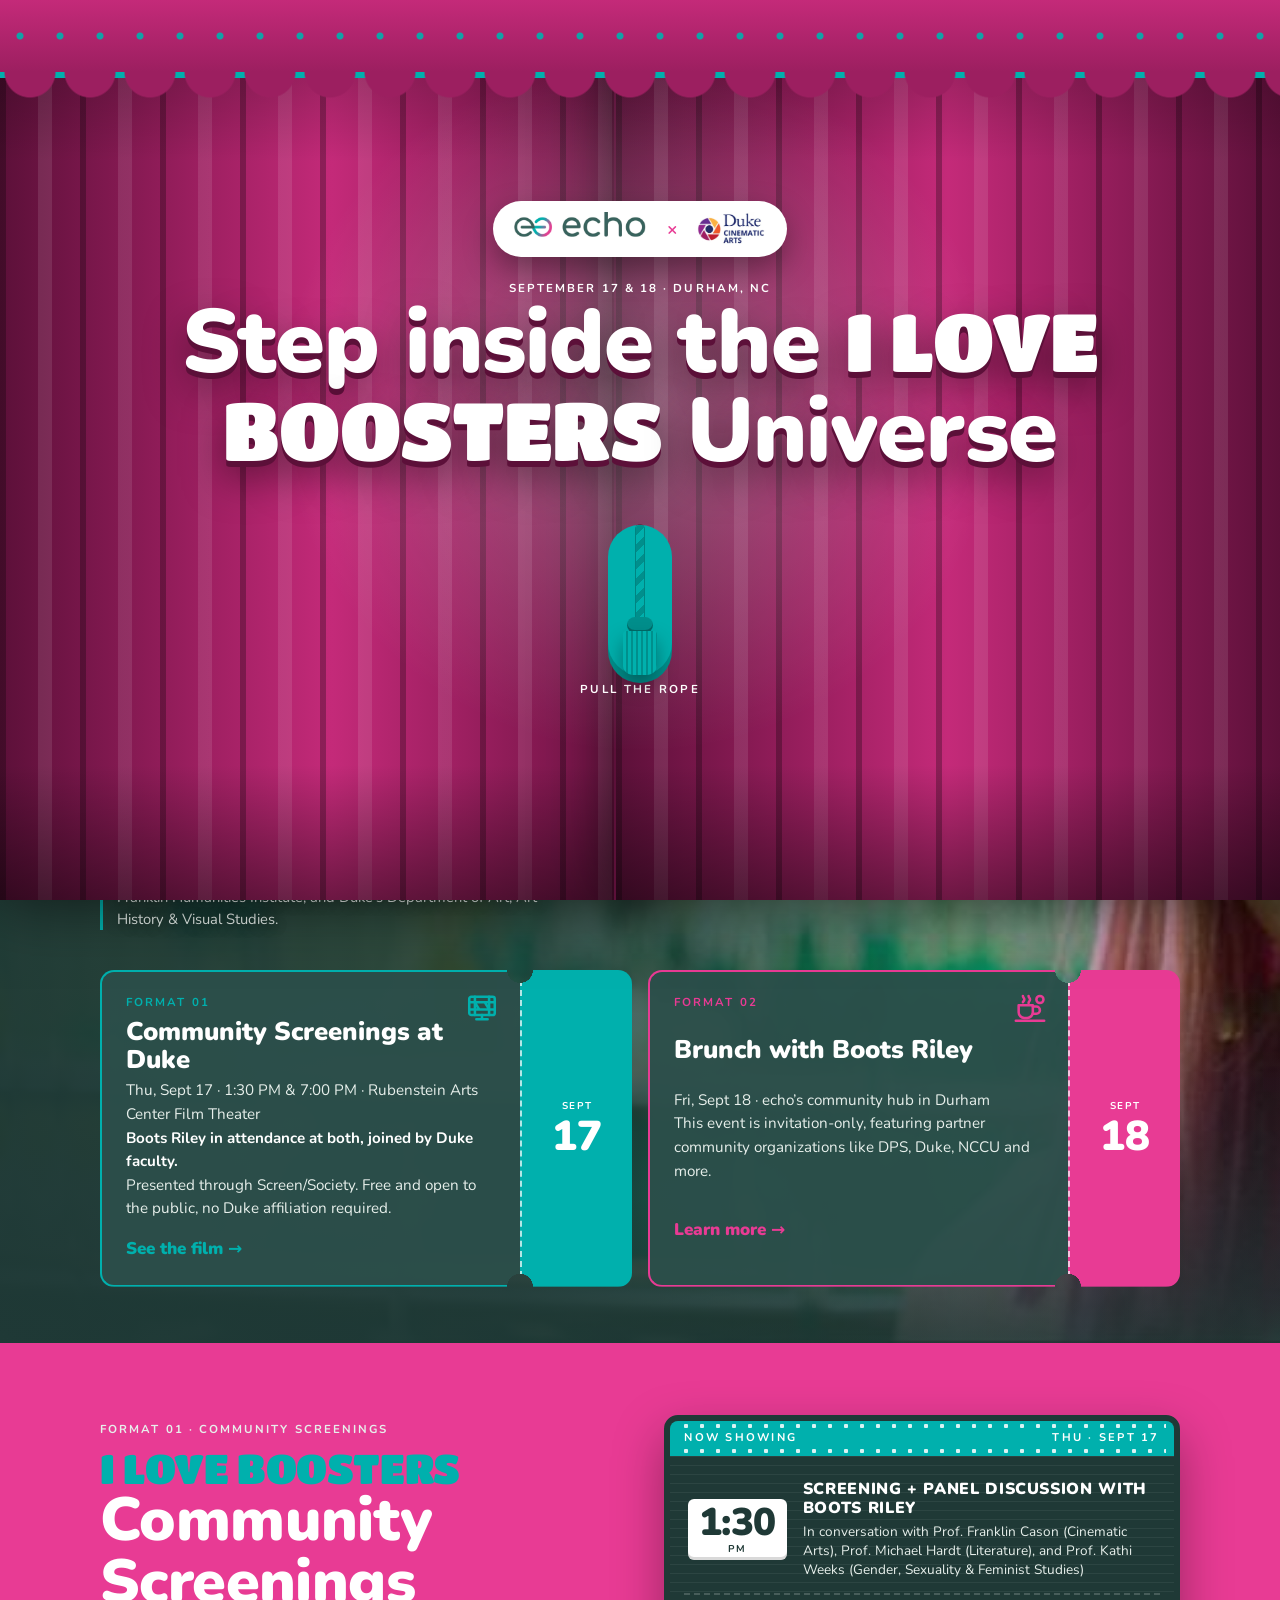
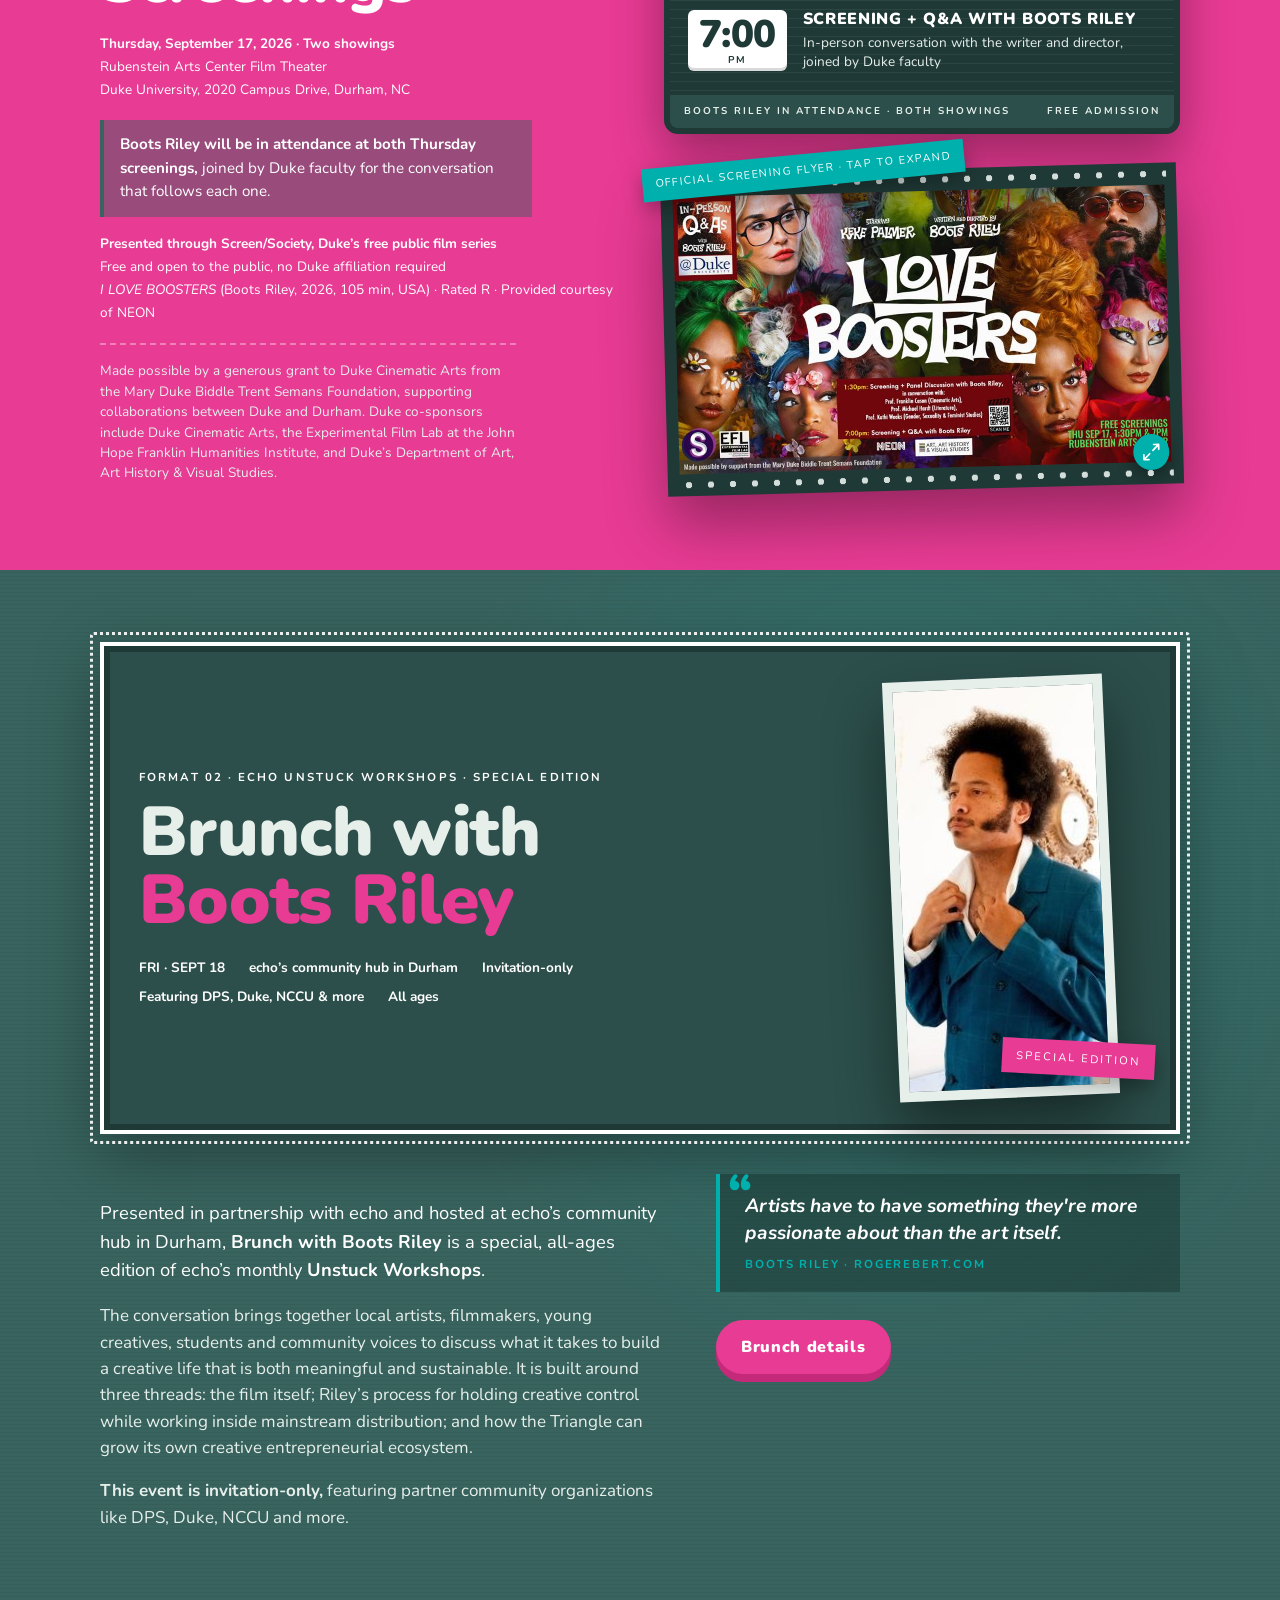
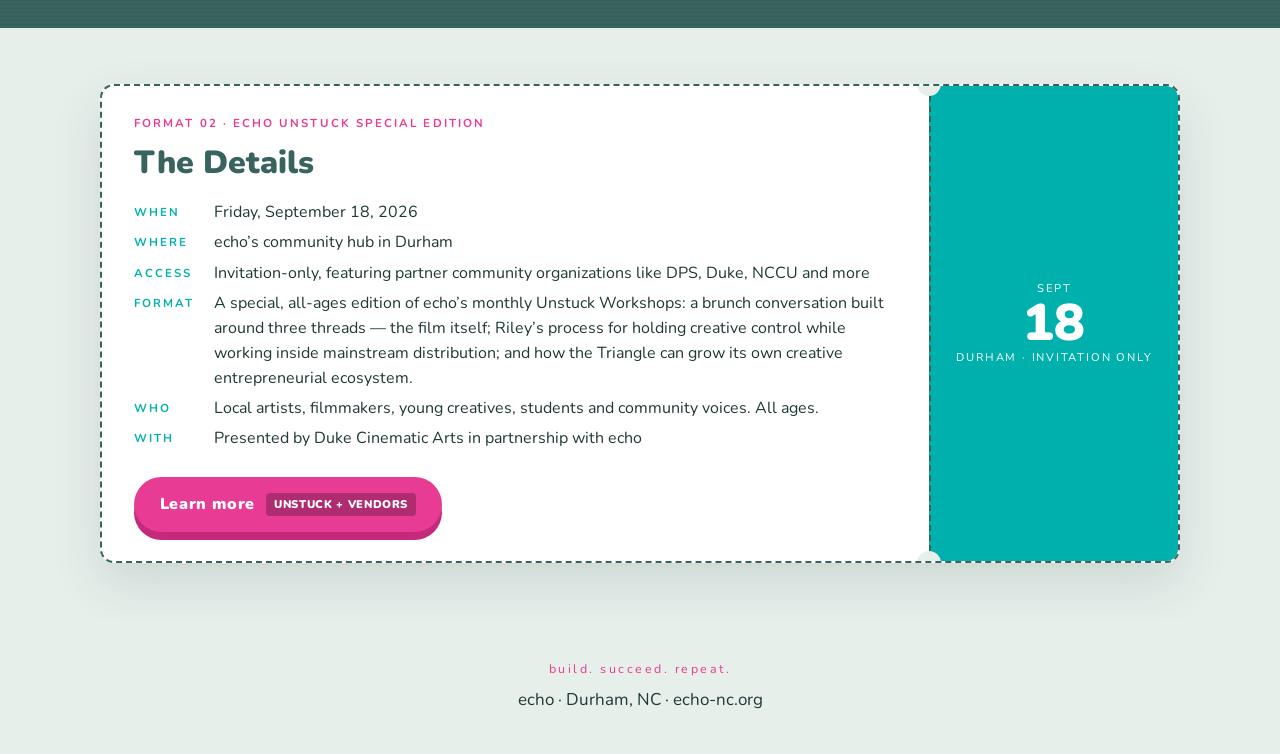
<file: index.html>
<!doctype html>
<html lang="en">
<head>
  <meta charset="utf-8">
  <meta name="viewport" content="width=device-width, initial-scale=1">
  <title>I LOVE BOOSTERS · Boots Riley in Durham · echo × Duke Cinematic Arts</title>
  <meta name="description" content="Duke Cinematic Arts brings Boots Riley's I LOVE BOOSTERS to Durham for two days: free public screenings at the Rubenstein Arts Center through Screen/Society on September 17, and a community conversation hosted in partnership with echo at their community hub in Durham on September 18.">
  <meta property="og:title" content="Step inside the I LOVE BOOSTERS Universe">
  <meta property="og:description" content="Free screenings with Boots Riley at Duke · Sept 17. Brunch with Boots at echo · Sept 18. Durham, NC.">
  <meta property="og:image" content="still.jpg">
  <meta property="og:type" content="website">
  <link rel="preconnect" href="https://fonts.googleapis.com">
  <link rel="preconnect" href="https://fonts.gstatic.com" crossorigin>
  <link rel="stylesheet" href="https://fonts.googleapis.com/css2?family=Nunito:ital,wght@0,400;0,600;0,700;0,900;1,400;1,700;1,900&family=Titan+One&display=swap">
  <link rel="stylesheet" href="styles.css?v=ed3715b3">
</head>
<body>
<div id="stage" aria-label="Curtain">
  <div class="spot"></div>
  <div class="valance"></div>
  <div class="panel l"></div>
  <div class="panel r"></div>
  <div class="stage-copy">
    <div>
      <div class="presenters">
        <div class="lockup"><img src="logo_echo.png" alt="echo"><span class="x">×</span><img src="logo_duke.png" alt="Duke Cinematic Arts"></div>
      </div>
      <div class="eyebrow">September 17 &amp; 18 · Durham, NC</div>
      <h1>Step inside the <em>I LOVE BOOSTERS</em> Universe</h1>
      <div class="rope-wrap">
        <button class="rope" id="rope" type="button" aria-label="Pull the rope to open the curtain"><span class="cord"></span><span class="knot"></span><span class="tassel"></span></button>
        <span class="rope-hint">Pull the rope</span>
      </div>
    </div>
  </div>
  <button class="rope rope-corner" id="rope-close" type="button" aria-label="Close the curtain"><span class="cord"></span><span class="knot"></span><span class="tassel"></span></button>
</div>

<header class="bar">
  <div class="wrap">
    <img src="logo_echo.png" alt="echo">
    <span class="x">×</span>
    <img src="logo_duke.png" alt="Duke Cinematic Arts">
  </div>
</header>

<nav class="tabs" aria-label="Page sections">
  <div class="wrap">
    <a href="index.html" class="tab is-active">The Experience</a>
    <a href="about.html" class="tab">About the Film &amp; Partners</a>
  </div>
</nav>


<div id="panel-events" class="panel-tab">
<section class="hero">
  <img class="hero-photo" src="still.jpg" alt="">
  <div class="wrap hero-wrap">
    <div class="hero-copy">
      <div class="eyebrow">Duke Cinematic Arts presents · September 17 &amp; 18 · Durham, NC</div>
      <h1>Step inside the <em>I LOVE BOOSTERS</em> Universe</h1>
      <p class="lede">Two days of free screenings and a community conversation, built around <strong><i>I LOVE BOOSTERS</i></strong>, the new feature from filmmaker, musician and organizer <strong>Boots Riley</strong>. Free public screenings at the Rubenstein Arts Center through Cinematic Arts’ Screen/Society, plus a special community conversation hosted in partnership with echo at their community hub in Durham.</p>
      <p class="hero-credit">Made possible by a generous grant to Duke Cinematic Arts from the Mary Duke Biddle Trent Semans Foundation, supporting collaborations between Duke and Durham. Duke co-sponsors include Duke Cinematic Arts, the Experimental Film Lab at the John Hope Franklin Humanities Institute, and Duke’s Department of Art, Art History &amp; Visual Studies.</p>
    </div>
    <div class="formats">
      <a class="format tkt" href="#screening">
        <div class="tkt-main">
          <svg class="ico" viewBox="0 0 24 24" width="34" height="34" fill="none" stroke="currentColor" stroke-width="1.8" stroke-linecap="round" stroke-linejoin="round" aria-hidden="true"><rect x="3" y="4" width="18" height="13" rx="1.5"></rect><path d="M3 8h18M3 13h18M7 4v13M17 4v13M7 8l3 5M14 8l3 5"></path><path d="M12 17v3M8 20h8"></path></svg>
          <span class="num">Format 01</span>
          <span class="name">Community Screenings at Duke</span>
          <span class="meta">Thu, Sept 17 · 1:30 PM &amp; 7:00 PM · Rubenstein Arts Center Film Theater<br><strong>Boots Riley in attendance at both, joined by Duke faculty.</strong><br>Presented through Screen/Society. Free and open to the public, no Duke affiliation required.</span>
          <span class="go">See the film →</span>
        </div>
        <div class="tkt-stub">
          <span class="stub-mo">Sept</span>
          <span class="stub-day">17</span>
        </div>
      </a>
      <a class="format tkt" href="#brunch">
        <div class="tkt-main">
          <svg class="ico" viewBox="0 0 24 24" width="34" height="34" fill="none" stroke="currentColor" stroke-width="1.8" stroke-linecap="round" stroke-linejoin="round" aria-hidden="true"><path d="M4 10h10v5a4 4 0 0 1-4 4H8a4 4 0 0 1-4-4v-5z"></path><path d="M14 11h2.5a2.5 2.5 0 0 1 0 5H14"></path><path d="M7 3.5c0 1.2 1 1.3 1 2.5S7 7.2 7 8"></path><path d="M11 3.5c0 1.2 1 1.3 1 2.5s-1 1.2-1 2.5"></path><path d="M2 21h20"></path><circle cx="19" cy="6" r="2.5"></circle></svg>
          <span class="num">Format 02</span>
          <span class="name">Brunch with Boots Riley</span>
          <span class="meta">Fri, Sept 18 · echo’s community hub in Durham<br>This event is invitation-only, featuring partner community organizations like DPS, Duke, NCCU and more.</span>
          <span class="go">Learn more →</span>
        </div>
        <div class="tkt-stub">
          <span class="stub-mo">Sept</span>
          <span class="stub-day">18</span>
        </div>
      </a>
    </div>
  </div>
</section>

<section class="feature" id="screening">
  <div class="wrap">
    <div>
      <div class="eyebrow">Format 01 · Community Screenings</div>
      <h2><em>I LOVE BOOSTERS</em>Community Screenings</h2>
      <p class="when"><b>Thursday, September 17, 2026 · Two showings</b><br>Rubenstein Arts Center Film Theater<br>Duke University, 2020 Campus Drive, Durham, NC</p>
      <p class="note"><b>Boots Riley will be in attendance at both Thursday screenings,</b> joined by Duke faculty for the conversation that follows each one.</p>
      <p class="when"><b>Presented through Screen/Society, Duke’s free public film series</b><br>Free and open to the public, no Duke affiliation required<br><i>I LOVE BOOSTERS</i> (Boots Riley, 2026, 105 min, USA) · Rated R · Provided courtesy of NEON</p>
      <p class="sponsors">Made possible by a generous grant to Duke Cinematic Arts from the Mary Duke Biddle Trent Semans Foundation, supporting collaborations between Duke and Durham. Duke co-sponsors include Duke Cinematic Arts, the Experimental Film Lab at the John Hope Franklin Humanities Institute, and Duke’s Department of Art, Art History &amp; Visual Studies.</p>

    </div>
    <div class="frames">
      <div class="boxoffice" aria-label="Showtimes">
        <div class="bo-head"><span>Now showing</span><span>Thu · Sept 17</span></div>
        <div class="bo-board">
          <div class="bo-row">
            <span class="bo-time">1:30<small>PM</small></span>
            <div class="bo-copy"><b>Screening + panel discussion with Boots Riley</b><span>In conversation with Prof. Franklin Cason (Cinematic Arts), Prof. Michael Hardt (Literature), and Prof. Kathi Weeks (Gender, Sexuality &amp; Feminist Studies)</span></div>
          </div>
          <div class="bo-row">
            <span class="bo-time">7:00<small>PM</small></span>
            <div class="bo-copy"><b>Screening + Q&amp;A with Boots Riley</b><span>In-person conversation with the writer and director, joined by Duke faculty</span></div>
          </div>
        </div>
        <div class="bo-foot"><span>Boots Riley in attendance · Both showings</span><span>Free admission</span></div>
      </div>
      <button class="frame flyer" id="poster-btn" type="button" aria-haspopup="dialog" aria-controls="poster" title="Expand the flyer">
        <span class="clap">Official screening flyer · Tap to expand</span>
        <img src="flyer.jpg" alt="I LOVE BOOSTERS screening flyer: free screenings Thu Sep 17, 1:30 PM and 7 PM, Rubenstein Arts Center, with in-person Q&amp;As with Boots Riley">
        <span class="expand" aria-hidden="true"><svg viewBox="0 0 24 24" width="20" height="20" fill="none" stroke="currentColor" stroke-width="2" stroke-linecap="round" stroke-linejoin="round"><path d="M15 3h6v6M9 21H3v-6M21 3l-7 7M3 21l7-7"></path></svg></span>
      </button>
    </div>
  </div>
</section>

<section class="brunch" id="brunch">
  <div class="wrap brunch-wrap">
    <div class="marquee small">
      <div class="marquee-copy">
        <div class="eyebrow">Format 02 · echo Unstuck Workshops · Special Edition</div>
        <h1>Brunch with <em>Boots Riley</em></h1>
        <div class="showtime">
          <span>FRI · SEPT 18</span><span>echo’s community hub in Durham</span><span>Invitation-only</span><span>Featuring DPS, Duke, NCCU &amp; more</span><span>All ages</span>
        </div>
      </div>
      <div class="portrait">
        <img src="boots2.jpg" alt="Boots Riley">
        <span class="tag">Special edition</span>
      </div>
    </div>
    <div class="brunch-body">
      <div>
        <p class="lede">Presented in partnership with echo and hosted at echo’s community hub in Durham, <strong>Brunch with Boots Riley</strong> is a special, all-ages edition of echo’s monthly <strong>Unstuck Workshops</strong>.</p>
        <p class="quiet">The conversation brings together local artists, filmmakers, young creatives, students and community voices to discuss what it takes to build a creative life that is both meaningful and sustainable. It is built around three threads: the film itself; Riley’s process for holding creative control while working inside mainstream distribution; and how the Triangle can grow its own creative entrepreneurial ecosystem.</p>
        <p class="quiet"><strong>This event is invitation-only,</strong> featuring partner community organizations like DPS, Duke, NCCU and more.</p>
      </div>
      <div>
        <blockquote class="pull"><p>Artists have to have something they're more passionate about than the art itself.</p><cite>Boots Riley · RogerEbert.com</cite></blockquote>
        <a class="cta" href="#rsvp">Brunch details</a>
      </div>
    </div>
  </div>
</section>

<section class="ticket-strip" id="rsvp">
  <div class="wrap">
    <div class="ticket">
      <div class="main">
        <div class="eyebrow">Format 02 · echo Unstuck Special Edition</div>
        <h2>The Details</h2>
        <dl>
          <dt>When</dt><dd>Friday, September 18, 2026</dd>
          <dt>Where</dt><dd>echo’s community hub in Durham</dd>
          <dt>Access</dt><dd>Invitation-only, featuring partner community organizations like DPS, Duke, NCCU and more</dd>
          <dt>Format</dt><dd>A special, all-ages edition of echo’s monthly Unstuck Workshops: a brunch conversation built around three threads — the film itself; Riley’s process for holding creative control while working inside mainstream distribution; and how the Triangle can grow its own creative entrepreneurial ecosystem.</dd>
          <dt>Who</dt><dd>Local artists, filmmakers, young creatives, students and community voices. All ages.</dd>
          <dt>With</dt><dd>Presented by Duke Cinematic Arts in partnership with echo</dd>
        </dl>
        <button class="cta more-btn" id="brunch-more-btn" type="button" aria-expanded="false" aria-controls="brunch-more">Learn more <span class="k">UNSTUCK + VENDORS</span></button>
      </div>
      <div class="stub">
        <span class="mono">Sept</span>
        <span class="big">18</span>
        <span class="mono">Durham · Invitation only</span>
      </div>
    </div>
    <div id="brunch-more" class="brunch-more" hidden>
    <div class="unstuck">
      <div class="unstuck-head">
        <div class="eyebrow">What's an Unstuck Workshop?</div>
        <h3>echo's monthly hands-on session for getting past the thing you're stuck on.</h3>
        <p>Small rooms, real talk, &amp; something to show for it by the time you leave. This September the series brings national creative voices to Durham — opening this edition, by invitation, to creatives of every age.</p>
      </div>
    </div>
    <div class="vendors">
      <div class="eyebrow">At the brunch</div>
      <h3>Durham makers at the table</h3>
      <div class="vendor-grid">
        <div class="vendor"><img src="vendors/espressate.png" alt="Espréssate"><b>Espréssate</b><small>Founder, Iasia Montana</small><p>Espréssate is a Cuban-inspired mobile espresso bar based in Durham, founded in 2022 by Iasia Montana. The cart brings a professional barista and Cuban-inspired coffee menu to weddings, corporate events and private parties across the Triangle, using beans roasted locally by Little Waves Coffee Roasters.</p></div>
        <div class="vendor"><img src="vendors/dos-avocados.png" alt="Dos Avocados Media"><b>Dos Avocados Media</b><small>Founder, Dan Smith</small><p>Dos Avocados Media is a Durham-based, artist-run documentary storytelling and production company founded by Dan Smith. He specializes in documentary-style video, photography, and story consulting for small businesses and communities across North Carolina.</p></div>
        <div class="vendor"><img src="vendors/nosh.png" alt="NOSH"><b>NOSH</b><small>Founder, Wendy Woods</small><p>NOSH is a Durham restaurant serving eclectic, southern-inspired breakfast and lunch near Duke University, founded by Durham native Wendy Woods. Known for its brunch favorites and community presence, NOSH also offers catering for events across the city.</p></div>
        <div class="vendor"><img src="vendors/sugar-symphony.jpg" alt="Sugar Symphony"><b>Sugar Symphony</b><small>Founder, Ariana H.</small><p>Sugar Symphony is a small creative bakery founded by Ariana H., specializing in custom cakes, cupcakes, cookies and seasonal desserts. Every treat is made with care, bringing people together to make any occasion a little sweeter.</p></div>
      </div>
    </div>
    </div>
  </div>
</section>

</div>


<div class="lightbox" id="poster" role="dialog" aria-modal="true" aria-label="Screening flyer" hidden>
  <div class="lightbox-backdrop" data-close></div>
  <button class="surprise-close lightbox-close" type="button" aria-label="Close" data-close>&times;</button>
  <img src="flyer.jpg" alt="I LOVE BOOSTERS screening flyer">
</div>

<footer>
  <div class="wrap">
    <span class="tag">build. succeed. repeat.</span>
    <span>echo · Durham, NC · echo-nc.org</span>
  </div>
</footer>

<script>
(function(){
  var stage=document.getElementById('stage'),rope=document.getElementById('rope'),closer=document.getElementById('rope-close');
  if(!stage||!rope)return;
  var KEY='curtainOpened',PULL=140,THRESH=60;
  function lock(on){document.body.style.overflow=on?'hidden':'';}
  function open(){stage.classList.add('open');lock(false);try{sessionStorage.setItem(KEY,'1');}catch(e){}}
  function close(){stage.classList.remove('open');lock(true);rope.style.transform='';try{sessionStorage.removeItem(KEY);}catch(e){}}
  var seen=false;try{seen=sessionStorage.getItem(KEY)==='1';}catch(e){}
  if(seen){stage.classList.add('instant','open');requestAnimationFrame(function(){requestAnimationFrame(function(){stage.classList.remove('instant');});});}
  else lock(true);
  var startY=null,dy=0,dragging=false;
  rope.addEventListener('pointerdown',function(e){startY=e.clientY;dy=0;dragging=false;rope.classList.add('pulling');rope.setPointerCapture(e.pointerId);});
  rope.addEventListener('pointermove',function(e){if(startY===null)return;dy=Math.max(0,Math.min(PULL,e.clientY-startY));if(dy>6)dragging=true;rope.style.transform='translateY('+dy+'px)';});
  function release(){if(startY===null)return;rope.classList.remove('pulling');var pulled=dy;startY=null;rope.style.transform='';if(pulled>=THRESH||!dragging)open();}
  rope.addEventListener('pointerup',release);rope.addEventListener('pointercancel',release);
  rope.addEventListener('keydown',function(e){if(e.key==='Enter'||e.key===' '){e.preventDefault();open();}});
  if(closer)closer.addEventListener('click',close);
})();
</script>

<script>
(function(){
  var btn=document.getElementById('poster-btn'),box=document.getElementById('poster');
  if(!btn||!box)return;
  function open(){box.hidden=false;document.body.style.overflow='hidden';box.querySelector('.lightbox-close').focus();}
  function close(){box.hidden=true;document.body.style.overflow='';btn.focus();}
  btn.addEventListener('click',open);
  box.querySelectorAll('[data-close]').forEach(function(el){el.addEventListener('click',close);});
  document.addEventListener('keydown',function(e){if(e.key==='Escape'&&!box.hidden)close();});
})();
</script>


<script>
(function(){
  var btn=document.getElementById('brunch-more-btn'),box=document.getElementById('brunch-more');
  if(!btn||!box)return;
  btn.addEventListener('click',function(){
    var open=box.hidden; box.hidden=!open;
    btn.setAttribute('aria-expanded',open?'true':'false');
    btn.firstChild.nodeValue=open?'Show less ':'Learn more ';
    if(open)box.scrollIntoView({behavior:'smooth',block:'start'});
  });
})();
</script>
</body>
</html>
</file>
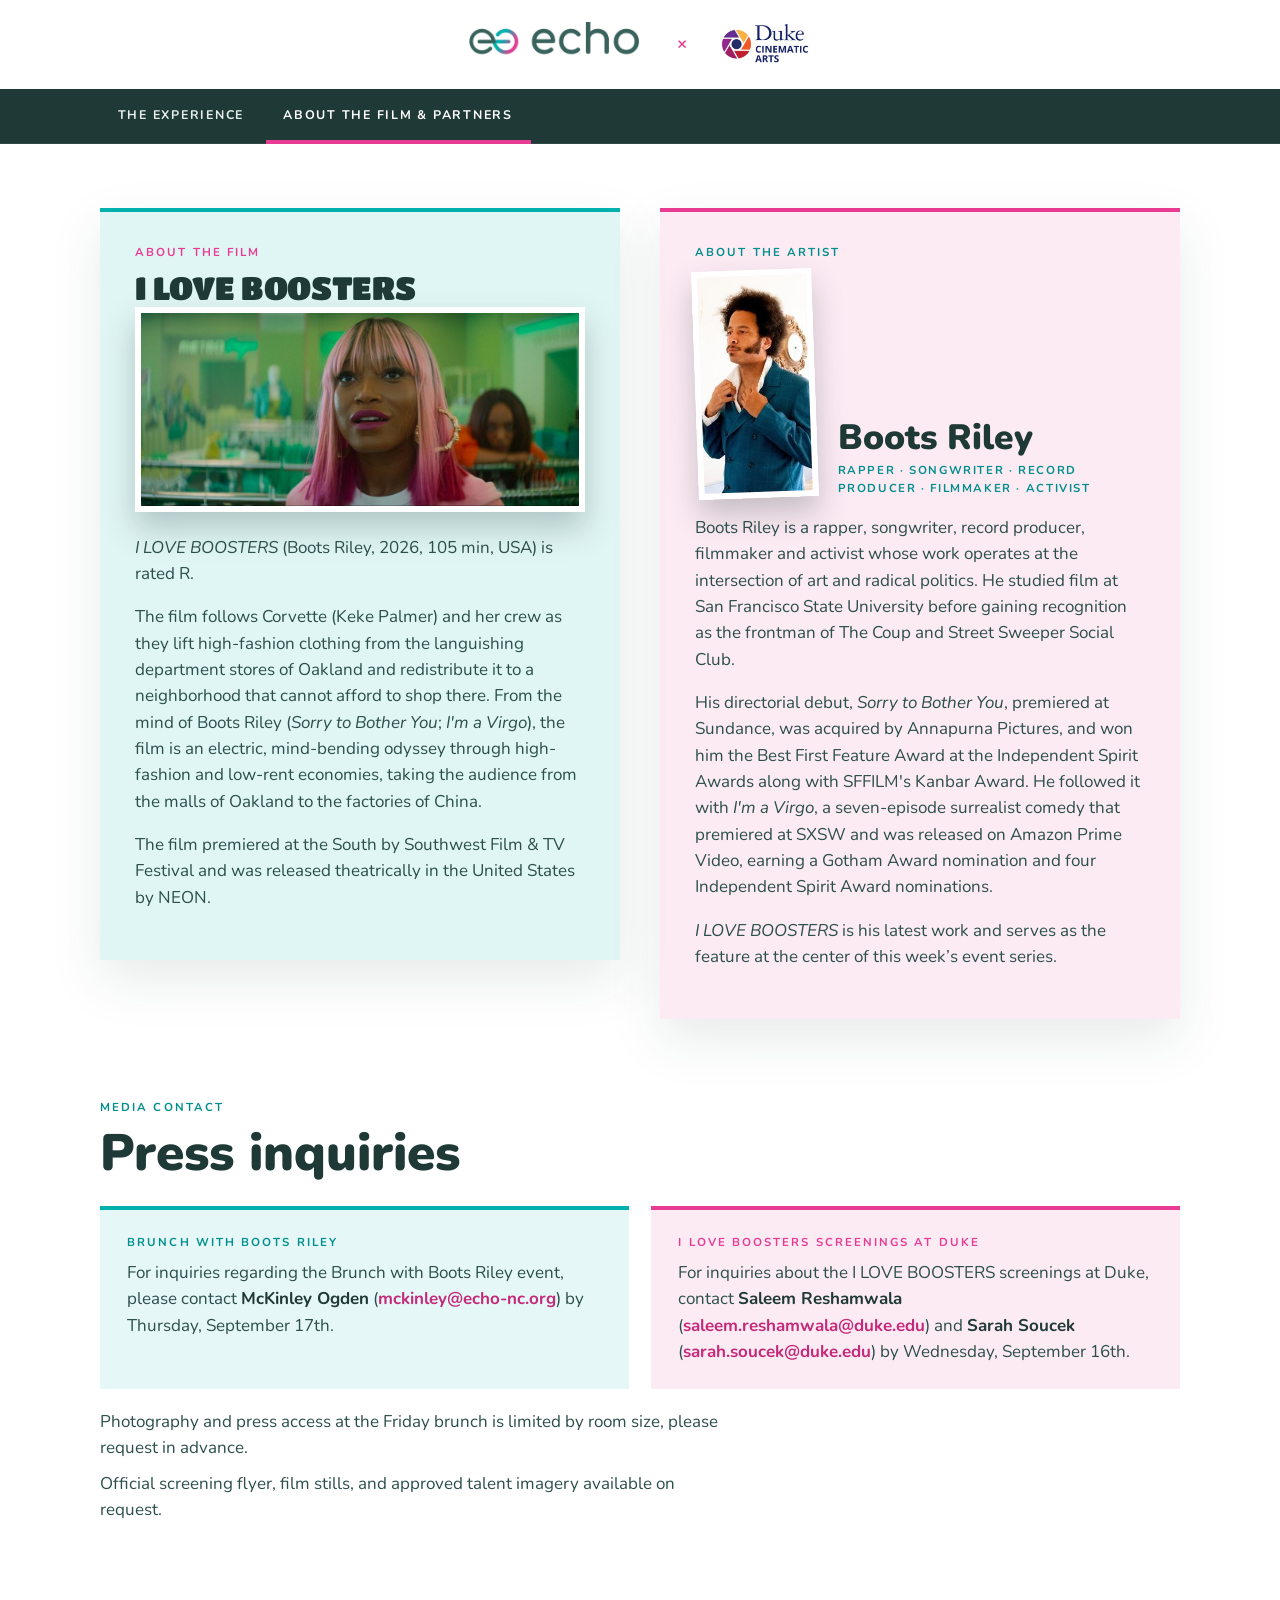
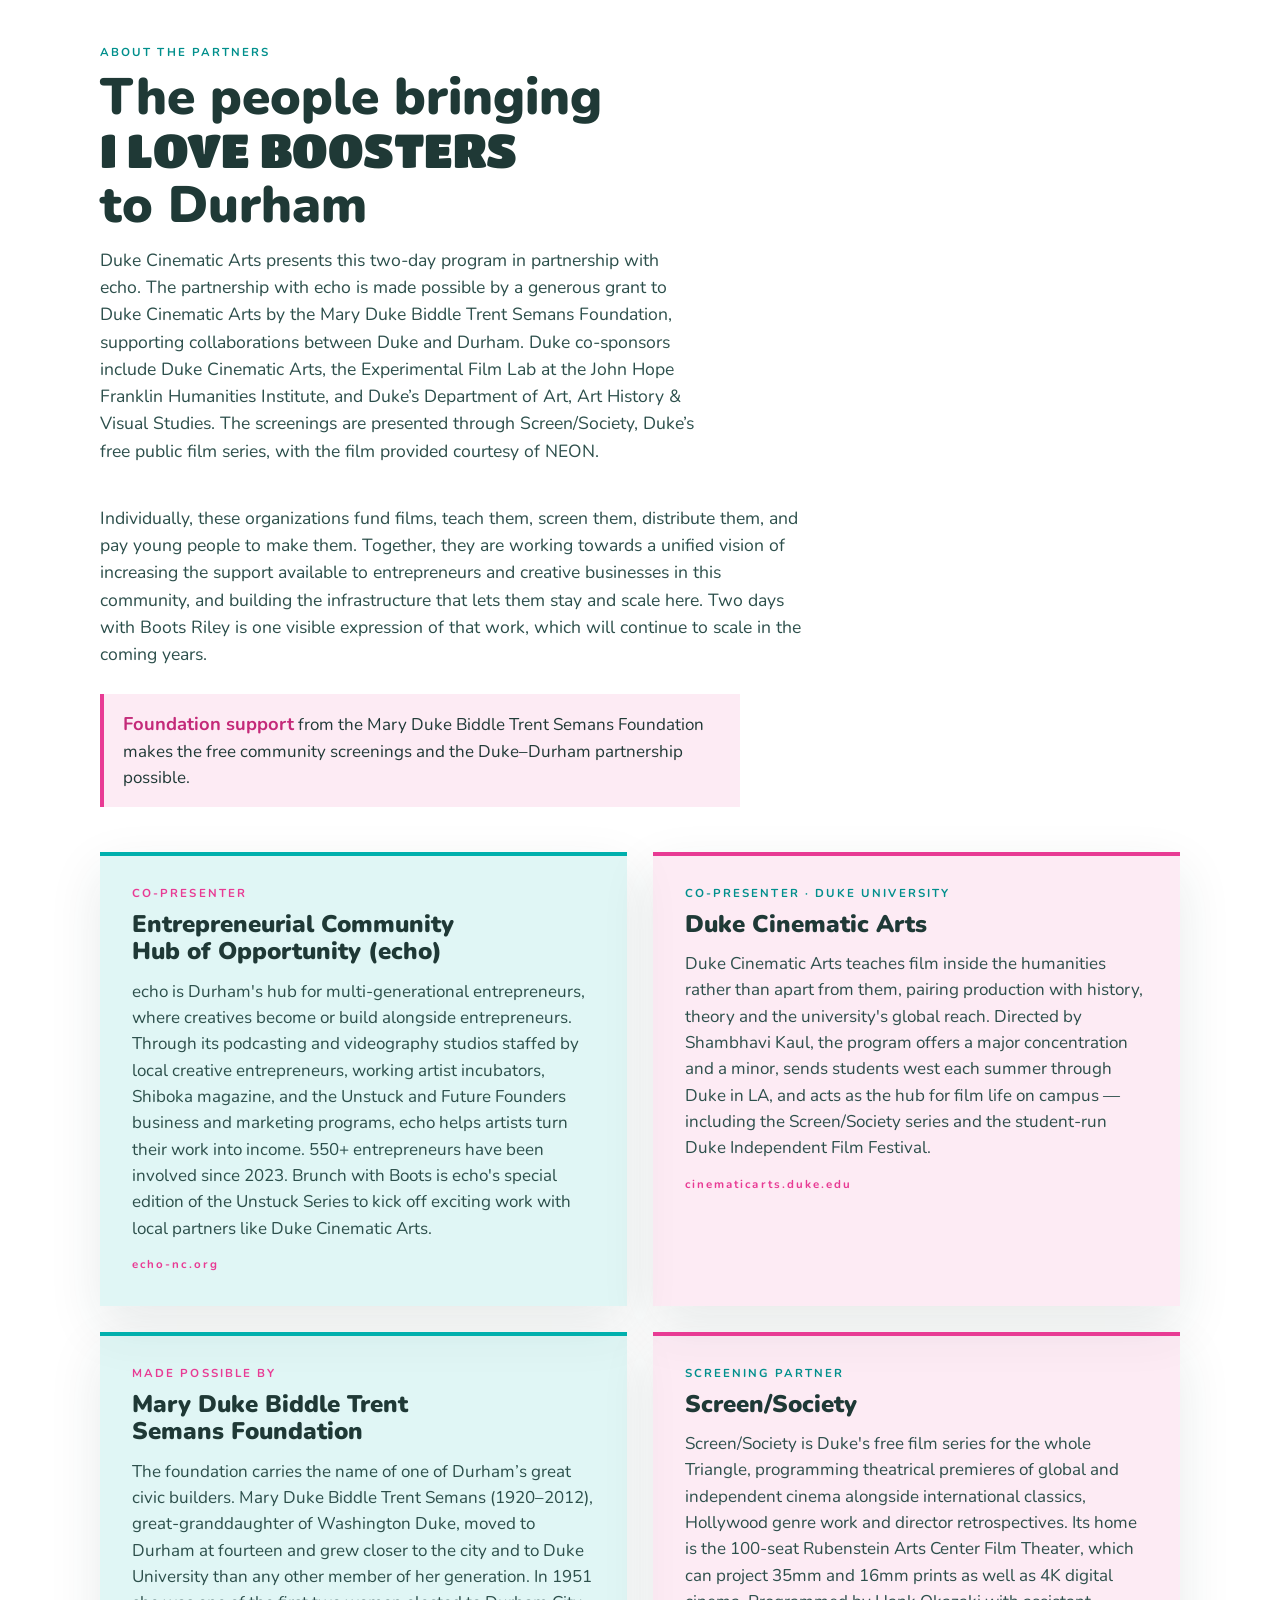
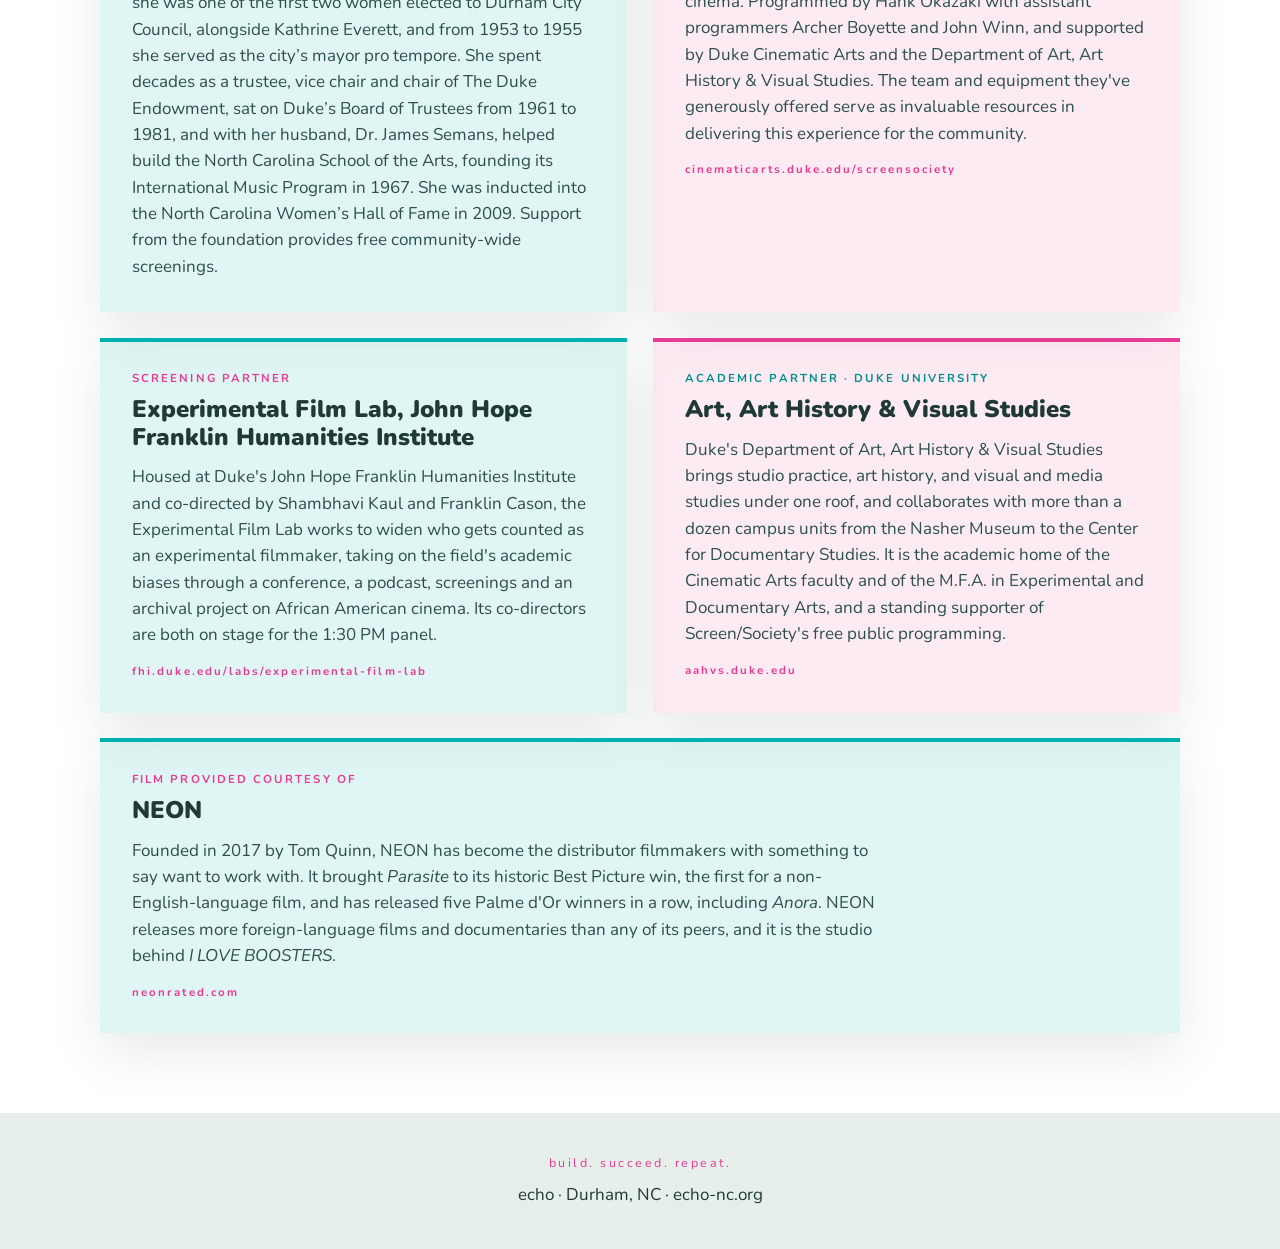
<file: about.html>
<!doctype html>
<html lang="en">
<head>
  <meta charset="utf-8">
  <meta name="viewport" content="width=device-width, initial-scale=1">
  <title>About the Film &amp; Partners · I LOVE BOOSTERS · echo × Duke Cinematic Arts</title>
  <meta name="description" content="About Boots Riley's I LOVE BOOSTERS (2026, 105 min, rated R), the filmmaker, and the Duke and Durham partners behind two days of free screenings and a community conversation.">
  <meta property="og:title" content="About the Film &amp; Partners · I LOVE BOOSTERS in Durham">
  <meta property="og:image" content="still.jpg">
  <meta property="og:type" content="website">
  <link rel="preconnect" href="https://fonts.googleapis.com">
  <link rel="preconnect" href="https://fonts.gstatic.com" crossorigin>
  <link rel="stylesheet" href="https://fonts.googleapis.com/css2?family=Nunito:ital,wght@0,400;0,600;0,700;0,900;1,400;1,700;1,900&family=Titan+One&display=swap">
  <link rel="stylesheet" href="styles.css?v=ed3715b3">
  <style>
    /* light theme for this page */
    html{color-scheme:light}
    body{background:var(--white);color:var(--green-ink)}
    .about-film,.partners{background:var(--white)}
    .about-film .about-grid{gap:2.5rem}
    .about-film article,.partner{
      background:rgba(0,176,173,.12);border-top:4px solid var(--sea);color:var(--green-ink);
      box-shadow:0 20px 50px rgba(31,57,54,.10)}
    .about-film article.artist,.partner:nth-child(even){background:rgba(232,59,148,.10);border-top-color:var(--pink)}
    .about-film .eyebrow,.partner .eyebrow{color:var(--pink)}
    .about-film article.artist .eyebrow,.partner:nth-child(even) .eyebrow{color:var(--sea-dim)}
    .about-film h2,.partner h3,.partners-head h2{color:var(--green-ink)}
    .about-film p,.partner p,.partners-head p{color:var(--green-deep)}
    .about-film .roles{color:var(--sea-dim)}
    .about-film .film-still{margin:0 0 1.4rem;border:6px solid var(--white);box-shadow:0 16px 30px rgba(31,57,54,.25)}
    .about-film .film-still img{width:100%;height:auto}
    .about-film .artist-head{margin-bottom:1rem}
    .about-film .artist-head img{box-shadow:0 16px 30px rgba(31,57,54,.25)}
    .partners-head .eyebrow{color:var(--sea-dim)}
    .partner-tag{color:var(--pink)}
    .partner-tag a{color:inherit;text-decoration:none}
    .partner-tag a:hover{text-decoration:underline}
    .partners .vision{max-width:64ch;color:var(--green-deep);font-size:1.1rem;margin:0}
    .partners .def{max-width:64ch;margin:1.6rem 0 2.8rem;background:rgba(232,59,148,.10);border-left-color:var(--pink);color:var(--green-ink)}
    .partners .def b{color:var(--pink-deep)}
  </style>
</head>
<body>
<header class="bar">
  <div class="wrap">
    <img src="logo_echo.png" alt="echo">
    <span class="x">×</span>
    <img src="logo_duke.png" alt="Duke Cinematic Arts">
  </div>
</header>

<nav class="tabs" aria-label="Page sections">
  <div class="wrap">
    <a href="index.html" class="tab">The Experience</a>
    <a href="about.html" class="tab is-active">About the Film &amp; Partners</a>
  </div>
</nav>

<section class="about-film" id="film">
  <div class="wrap about-grid">
    <article>
      <div class="eyebrow">About the film</div>
      <h2><em>I LOVE BOOSTERS</em></h2>
      <figure class="film-still"><img src="still.jpg" alt="Still from I LOVE BOOSTERS"></figure>
      <p><i>I LOVE BOOSTERS</i> (Boots Riley, 2026, 105 min, USA) is rated R.</p>
      <p>The film follows Corvette (Keke Palmer) and her crew as they lift high-fashion clothing from the languishing department stores of Oakland and redistribute it to a neighborhood that cannot afford to shop there. From the mind of Boots Riley (<i>Sorry to Bother You</i>; <i>I'm a Virgo</i>), the film is an electric, mind-bending odyssey through high-fashion and low-rent economies, taking the audience from the malls of Oakland to the factories of China.</p>
      <p>The film premiered at the South by Southwest Film &amp; TV Festival and was released theatrically in the United States by NEON.</p>
    </article>
    <article class="artist">
      <div class="eyebrow">About the artist</div>
      <div class="artist-head">
        <img src="boots2.jpg" alt="Boots Riley">
        <div>
          <h2>Boots Riley</h2>
          <p class="roles">Rapper · songwriter · record producer · filmmaker · activist</p>
        </div>
      </div>
      <p>Boots Riley is a rapper, songwriter, record producer, filmmaker and activist whose work operates at the intersection of art and radical politics. He studied film at San Francisco State University before gaining recognition as the frontman of The Coup and Street Sweeper Social Club.</p>
      <p>His directorial debut, <i>Sorry to Bother You</i>, premiered at Sundance, was acquired by Annapurna Pictures, and won him the Best First Feature Award at the Independent Spirit Awards along with SFFILM's Kanbar Award. He followed it with <i>I'm a Virgo</i>, a seven-episode surrealist comedy that premiered at SXSW and was released on Amazon Prime Video, earning a Gotham Award nomination and four Independent Spirit Award nominations.</p>
      <p><i>I LOVE BOOSTERS</i> is his latest work and serves as the feature at the center of this week’s event series.</p>
    </article>
  </div>
</section>

<section class="media" id="media">
  <div class="wrap">
    <div class="partners-head">
      <div class="eyebrow">Media contact</div>
      <h2>Press inquiries</h2>
    </div>
    <div class="media-grid">
      <div class="media-card">
        <div class="eyebrow">Brunch with Boots Riley</div>
        <p>For inquiries regarding the Brunch with Boots Riley event, please contact <b>McKinley Ogden</b> (<a href="mailto:mckinley@echo-nc.org">mckinley@echo-nc.org</a>) by Thursday, September 17th.</p>
      </div>
      <div class="media-card">
        <div class="eyebrow">I LOVE BOOSTERS screenings at Duke</div>
        <p>For inquiries about the I LOVE BOOSTERS screenings at Duke, contact <b>Saleem Reshamwala</b> (<a href="mailto:saleem.reshamwala@duke.edu">saleem.reshamwala@duke.edu</a>) and <b>Sarah Soucek</b> (<a href="mailto:sarah.soucek@duke.edu">sarah.soucek@duke.edu</a>) by Wednesday, September 16th.</p>
      </div>
    </div>
    <p class="media-note">Photography and press access at the Friday brunch is limited by room size, please request in advance.</p>
    <p class="media-note">Official screening flyer, film stills, and approved talent imagery available on request.</p>
  </div>
</section>

<section class="partners" id="partners">
  <div class="wrap">
    <div class="partners-head">
      <div class="eyebrow">About the partners</div>
      <h2>The people bringing <em>I LOVE BOOSTERS</em> to Durham</h2>
      <p>Duke Cinematic Arts presents this two-day program in partnership with echo. The partnership with echo is made possible by a generous grant to Duke Cinematic Arts by the Mary Duke Biddle Trent Semans Foundation, supporting collaborations between Duke and Durham. Duke co-sponsors include Duke Cinematic Arts, the Experimental Film Lab at the John Hope Franklin Humanities Institute, and Duke’s Department of Art, Art History &amp; Visual Studies. The screenings are presented through Screen/Society, Duke’s free public film series, with the film provided courtesy of NEON.</p>
    </div>
    <p class="vision">Individually, these organizations fund films, teach them, screen them, distribute them, and pay young people to make them. Together, they are working towards a unified vision of increasing the support available to entrepreneurs and creative businesses in this community, and building the infrastructure that lets them stay and scale here. Two days with Boots Riley is one visible expression of that work, which will continue to scale in the coming years.</p>
    <div class="def"><b>Foundation support</b> from the Mary Duke Biddle Trent Semans Foundation makes the free community screenings and the Duke–Durham partnership possible.</div>
    <div class="partner-grid">
      <div class="partner">
        <div class="eyebrow">Co-presenter</div>
        <h3>Entrepreneurial Community Hub of Opportunity (echo)</h3>
        <p>echo is Durham's hub for multi-generational entrepreneurs, where creatives become or build alongside entrepreneurs. Through its podcasting and videography studios staffed by local creative entrepreneurs, working artist incubators, Shiboka magazine, and the Unstuck and Future Founders business and marketing programs, echo helps artists turn their work into income. 550+ entrepreneurs have been involved since 2023. Brunch with Boots is echo's special edition of the Unstuck Series to kick off exciting work with local partners like Duke Cinematic Arts.</p>
      <div class="partner-tag"><a href="https://echo-nc.org" target="_blank" rel="noopener">echo-nc.org</a></div>
      </div>
      <div class="partner">
        <div class="eyebrow">Co-presenter · Duke University</div>
        <h3>Duke Cinematic Arts</h3>
        <p>Duke Cinematic Arts teaches film inside the humanities rather than apart from them, pairing production with history, theory and the university's global reach. Directed by Shambhavi Kaul, the program offers a major concentration and a minor, sends students west each summer through Duke in LA, and acts as the hub for film life on campus — including the Screen/Society series and the student-run Duke Independent Film Festival.</p>
      <div class="partner-tag"><a href="https://cinematicarts.duke.edu" target="_blank" rel="noopener">cinematicarts.duke.edu</a></div>
      </div>
      <div class="partner">
        <div class="eyebrow">Made possible by</div>
        <h3>Mary Duke Biddle Trent Semans Foundation</h3>
        <p>The foundation carries the name of one of Durham’s great civic builders. Mary Duke Biddle Trent Semans (1920–2012), great-granddaughter of Washington Duke, moved to Durham at fourteen and grew closer to the city and to Duke University than any other member of her generation. In 1951 she was one of the first two women elected to Durham City Council, alongside Kathrine Everett, and from 1953 to 1955 she served as the city’s mayor pro tempore. She spent decades as a trustee, vice chair and chair of The Duke Endowment, sat on Duke’s Board of Trustees from 1961 to 1981, and with her husband, Dr. James Semans, helped build the North Carolina School of the Arts, founding its International Music Program in 1967. She was inducted into the North Carolina Women’s Hall of Fame in 2009. Support from the foundation provides free community-wide screenings.</p>
      </div>
      <div class="partner">
        <div class="eyebrow">Screening partner</div>
        <h3>Screen/Society</h3>
        <p>Screen/Society is Duke's free film series for the whole Triangle, programming theatrical premieres of global and independent cinema alongside international classics, Hollywood genre work and director retrospectives. Its home is the 100-seat Rubenstein Arts Center Film Theater, which can project 35mm and 16mm prints as well as 4K digital cinema. Programmed by Hank Okazaki with assistant programmers Archer Boyette and John Winn, and supported by Duke Cinematic Arts and the Department of Art, Art History &amp; Visual Studies. The team and equipment they've generously offered serve as invaluable resources in delivering this experience for the community.</p>
      <div class="partner-tag"><a href="https://cinematicarts.duke.edu/screensociety" target="_blank" rel="noopener">cinematicarts.duke.edu/screensociety</a></div>
      </div>
      <div class="partner">
        <div class="eyebrow">Screening partner</div>
        <h3>Experimental Film Lab, John Hope Franklin Humanities Institute</h3>
        <p>Housed at Duke's John Hope Franklin Humanities Institute and co-directed by Shambhavi Kaul and Franklin Cason, the Experimental Film Lab works to widen who gets counted as an experimental filmmaker, taking on the field's academic biases through a conference, a podcast, screenings and an archival project on African American cinema. Its co-directors are both on stage for the 1:30 PM panel.</p>
      <div class="partner-tag"><a href="https://fhi.duke.edu/labs/experimental-film-lab" target="_blank" rel="noopener">fhi.duke.edu/labs/experimental-film-lab</a></div>
      </div>
      <div class="partner">
        <div class="eyebrow">Academic partner · Duke University</div>
        <h3>Art, Art History &amp; Visual Studies</h3>
        <p>Duke's Department of Art, Art History &amp; Visual Studies brings studio practice, art history, and visual and media studies under one roof, and collaborates with more than a dozen campus units from the Nasher Museum to the Center for Documentary Studies. It is the academic home of the Cinematic Arts faculty and of the M.F.A. in Experimental and Documentary Arts, and a standing supporter of Screen/Society's free public programming.</p>
      <div class="partner-tag"><a href="https://aahvs.duke.edu" target="_blank" rel="noopener">aahvs.duke.edu</a></div>
      </div>
      <div class="partner">
        <div class="eyebrow">Film provided courtesy of</div>
        <h3>NEON</h3>
        <p>Founded in 2017 by Tom Quinn, NEON has become the distributor filmmakers with something to say want to work with. It brought <i>Parasite</i> to its historic Best Picture win, the first for a non-English-language film, and has released five Palme d'Or winners in a row, including <i>Anora</i>. NEON releases more foreign-language films and documentaries than any of its peers, and it is the studio behind <i>I LOVE BOOSTERS</i>.</p>
      <div class="partner-tag"><a href="https://neonrated.com" target="_blank" rel="noopener">neonrated.com</a></div>
      </div>
    </div>
  </div>
</section>

<footer>
  <div class="wrap">
    <span class="tag">build. succeed. repeat.</span>
    <span>echo · Durham, NC · echo-nc.org</span>
  </div>
</footer>
</body>
</html>
</file>
<file: styles.css>
:root{
  /* echo brand kit */
  --green:#38635e; --green-deep:#2c4f4b; --green-ink:#1f3936;
  --mint:#e7efeb; --mint-dim:#c9d8d2;
  --pink:#e83b94; --pink-deep:#c42a79; --pink-velvet:#9c1f60; --pink-shadow:#5c1039;
  --sea:#00b0ad; --sea-dim:#008f8c; --white:#ffffff;
  --display:'Nunito', 'Proxima Nova', 'Segoe UI', system-ui, sans-serif;
  --body:'Nunito', 'Proxima Nova', 'Segoe UI', system-ui, sans-serif;
  --mono:'Nunito', 'Proxima Nova', 'Segoe UI', system-ui, sans-serif;
  --poster:'Titan One', 'Nunito', system-ui, sans-serif;
}
*{box-sizing:border-box}
html{color-scheme:dark}
body{margin:0;background:var(--green-ink);color:var(--white);font-family:var(--body);font-size:17px;line-height:1.55;overflow-x:hidden}
a{color:inherit}
img{max-width:100%;display:block}
h1,h2,h3{text-wrap:balance;margin:0}
.eyebrow{font-family:var(--mono);font-weight:700;font-size:.72rem;letter-spacing:.18em;text-transform:uppercase}

/* ---------- CURTAIN ---------- */
#stage{position:fixed;inset:0;z-index:100;pointer-events:auto}
#stage.open{pointer-events:none}
.panel{position:absolute;top:0;bottom:0;width:52%;
  background:
    repeating-linear-gradient(90deg,
      rgba(0,0,0,.28) 0 6px, rgba(0,0,0,0) 6px 38px,
      rgba(255,255,255,.10) 38px 52px, rgba(0,0,0,0) 52px 80px),
    linear-gradient(90deg,var(--pink-shadow),var(--pink-velvet) 30%,var(--pink-deep) 50%,var(--pink-velvet) 70%,var(--pink-shadow));
  box-shadow:0 0 60px rgba(0,0,0,.6);
  transition:transform 1.9s cubic-bezier(.76,0,.24,1), filter 1.9s ease;
  transform-origin:top;
}
.panel::after{content:"";position:absolute;inset:0;background:linear-gradient(180deg,rgba(0,0,0,.35),transparent 18%,transparent 85%,rgba(0,0,0,.45))}
.panel.l{left:0;border-right:2px solid var(--pink-shadow)}
.panel.r{right:0;border-left:2px solid var(--pink-shadow)}
#stage.open .panel.l{transform:translateX(-104%) scaleX(.55);filter:brightness(.7)}
#stage.open .panel.r{transform:translateX(104%) scaleX(.55);filter:brightness(.7)}
.valance{position:absolute;left:0;right:0;top:0;height:78px;z-index:2;
  background:linear-gradient(180deg,var(--pink-deep),var(--pink-velvet));
  border-bottom:6px solid var(--sea);
  transition:transform 1.2s cubic-bezier(.76,0,.24,1) .5s;}
.valance::before{content:"";position:absolute;left:0;right:0;bottom:-30px;height:30px;
  background:radial-gradient(circle at 50% 0,var(--pink-velvet) 0 58%,transparent 62%) 0 0/60px 30px repeat-x}
.valance::after{content:"";position:absolute;left:0;right:0;top:30px;height:12px;
  background:radial-gradient(circle,var(--sea) 0 3px,transparent 4px) 0 0/40px 12px repeat-x;opacity:.9;animation:twinkle 1.2s steps(2) infinite}
#stage.open .valance{transform:translateY(-140%)}
@keyframes twinkle{50%{opacity:.35}}
.stage-copy{position:absolute;inset:0;display:grid;place-items:center;text-align:center;z-index:3;
  transition:opacity .6s ease}
#stage.open .stage-copy{opacity:0}
.stage-copy .eyebrow{color:var(--white)}
.stage-copy h1 em{font-family:var(--poster);font-style:normal;font-weight:400;font-size:.9em;letter-spacing:-.01em}
.stage-copy h1{font-family:var(--display);font-weight:900;font-size:clamp(2.4rem,8vw,5.6rem);line-height:1;color:var(--white);letter-spacing:-.01em;text-shadow:0 6px 0 var(--pink-shadow),0 16px 40px rgba(0,0,0,.5)}
.stage-copy button{margin-top:1.6rem;font:700 .8rem var(--mono);letter-spacing:.2em;text-transform:uppercase;background:var(--sea);color:var(--white);border:0;padding:1rem 1.8rem;border-radius:999px;cursor:pointer;box-shadow:0 8px 0 var(--sea-dim)}
.stage-copy button:hover{transform:translateY(2px);box-shadow:0 6px 0 var(--sea-dim)}
.stage-copy button:focus-visible{outline:3px solid var(--mint);outline-offset:3px}
.spot{position:absolute;inset:0;z-index:1;background:radial-gradient(ellipse 40% 55% at 50% 45%,rgba(231,239,235,.32),transparent 70%);mix-blend-mode:screen;animation:sway 5s ease-in-out infinite alternate}
@keyframes sway{from{transform:translateX(-4%)}to{transform:translateX(4%)}}
.presenters{display:grid;justify-items:center;gap:.7rem;margin-bottom:1.4rem}
.lockup{display:inline-flex;align-items:center;gap:1.1rem;background:var(--white);padding:.7rem 1.3rem;border-radius:999px;box-shadow:0 12px 30px rgba(0,0,0,.35)}
.lockup img{height:34px;width:auto}
.lockup .x{font-family:var(--mono);font-weight:700;color:var(--pink);font-size:1.1rem}
@media (max-width:820px){.lockup img{height:26px}.lockup{gap:.8rem;padding:.55rem 1rem}}

/* curtain pull rope */
.rope-wrap{display:grid;justify-items:center;gap:.4rem;margin-top:1.4rem}
.rope{position:relative;width:64px;height:150px;background:none;border:0;padding:0;cursor:grab;touch-action:none;display:block;transform-origin:top center;transition:transform .35s cubic-bezier(.2,.8,.2,1)}
.rope.pulling{cursor:grabbing;transition:none}
.rope .cord{position:absolute;left:50%;top:0;width:8px;height:96px;margin-left:-4px;border-radius:4px;transform-origin:top center;
  background:repeating-linear-gradient(-45deg,var(--sea) 0 6px,var(--sea-dim) 6px 12px);box-shadow:0 0 0 1px rgba(0,0,0,.25)}
.rope .knot{position:absolute;left:50%;top:92px;width:26px;height:16px;margin-left:-13px;border-radius:8px;background:var(--sea-dim);box-shadow:inset 0 -3px 0 rgba(0,0,0,.25)}
.rope .tassel{position:absolute;left:50%;top:106px;width:34px;height:44px;margin-left:-17px;border-radius:4px 4px 10px 10px;
  background:repeating-linear-gradient(90deg,var(--sea) 0 3px,var(--sea-dim) 3px 5px);box-shadow:0 10px 20px rgba(0,0,0,.35)}
.rope:hover .cord,.rope:focus-visible .cord{filter:brightness(1.1)}
.rope:focus-visible{outline:3px solid var(--white);outline-offset:6px;border-radius:8px}
.rope-hint{font-family:var(--mono);font-weight:700;font-size:.72rem;letter-spacing:.2em;text-transform:uppercase;color:var(--white);animation:bob 1.6s ease-in-out infinite}
@keyframes bob{50%{transform:translateY(4px)}}
.rope-corner{position:fixed;top:0;right:max(18px,4vw);height:110px;width:56px;z-index:101;opacity:0;pointer-events:none;transform:translateY(-70px);transition:opacity .5s ease 1.6s,transform .5s ease 1.6s}
.rope-corner .cord{height:64px}.rope-corner .knot{top:60px}.rope-corner .tassel{top:74px;height:34px}
#stage.open .rope-corner{opacity:1;pointer-events:auto;transform:translateY(0)}

/* ---------- PAGE ---------- */
.wrap{width:min(1080px,92vw);margin-inline:auto}
header.bar{background:#fff;color:var(--green-ink);padding:1.4rem 0}
header.bar .wrap{display:flex;align-items:center;justify-content:center;gap:2rem;flex-wrap:wrap}
header.bar img{height:44px;width:auto}
header.bar .x{font-family:var(--mono);color:var(--pink);font-weight:700}

/* hero — headline over the film still */
.hero{position:relative;background:var(--green-ink);padding:5rem 0 3.5rem;overflow:hidden;isolation:isolate;min-height:780px;display:flex;align-items:flex-end}
.hero-photo{position:absolute;inset:0;width:100%;height:100%;object-fit:cover;object-position:0% 0%;z-index:-2;max-width:none}
.hero::before{content:"";position:absolute;inset:0;z-index:-1;background:
  linear-gradient(90deg,rgba(31,57,54,.94) 0%,rgba(31,57,54,.8) 40%,rgba(31,57,54,.15) 75%,rgba(31,57,54,.05) 100%),
  linear-gradient(180deg,rgba(31,57,54,.6),transparent 30%,transparent 70%,rgba(31,57,54,.85))}
.hero::after{content:"";position:absolute;left:0;right:0;top:10px;height:12px;z-index:0;
  background:radial-gradient(circle,var(--mint) 0 3px,transparent 3.5px) 0 0/22px 12px repeat-x;opacity:.8;
  box-shadow:0 calc(100% + 0px) 0 0 transparent}
.hero .film-bottom{display:none}
.hero .hero-wrap{position:relative;display:grid;grid-template-columns:1fr;gap:2.5rem}
.hero-copy{max-width:30rem}
.hero-copy .eyebrow{color:var(--sea);margin-bottom:1rem}
.hero-copy h1{font-family:var(--display);font-weight:900;font-size:clamp(2.4rem,5.6vw,4.6rem);line-height:.98;letter-spacing:-.015em;color:var(--white);text-shadow:0 4px 30px rgba(0,0,0,.55)}
.hero-copy h1 em{font-family:var(--poster);font-style:normal;font-weight:400;font-size:.9em;letter-spacing:-.01em;color:var(--pink)}
.hero .showtime{margin-top:1.2rem}
.hero .lede{margin-top:1.4rem;text-shadow:0 2px 12px rgba(0,0,0,.5)}
.marquee{border:4px solid var(--sea);padding:1.2rem 1.5rem 1.4rem;position:relative;background:var(--green-deep);
  box-shadow:inset 0 0 0 6px var(--green-ink),0 20px 60px rgba(0,0,0,.35)}
.marquee::before{content:"";position:absolute;inset:-14px;border:3px dotted var(--sea);border-radius:4px;opacity:.9;animation:chase 1.1s steps(2) infinite}
@keyframes chase{50%{opacity:.35}}
.marquee .eyebrow{color:var(--sea);margin-bottom:.8rem}
.marquee h1{font-family:var(--display);font-weight:900;font-size:clamp(2.6rem,6.2vw,5rem);line-height:.98;letter-spacing:-.01em;color:var(--mint)}
.marquee h1 em{font-style:normal;color:var(--pink);display:block}
.showtime{margin-top:1.4rem;display:flex;flex-wrap:wrap;gap:.5rem 1.5rem;font-family:var(--mono);font-weight:700;font-size:.85rem;color:var(--sea)}
.showtime span{white-space:nowrap}
.portrait{position:relative;justify-self:center;width:min(100%,380px)}
.portrait img{border:10px solid var(--mint);box-shadow:0 30px 60px rgba(0,0,0,.45);transform:rotate(-2.5deg)}
.portrait .tag{position:absolute;right:-14px;bottom:22px;background:var(--pink);color:#fff;font-family:var(--mono);font-size:.7rem;letter-spacing:.18em;text-transform:uppercase;padding:.55rem .9rem;transform:rotate(3deg);box-shadow:0 8px 20px rgba(0,0,0,.3)}
.lede{margin-top:1.6rem;max-width:60ch;font-size:1.15rem}
.lede strong{color:#fff}
.quiet{max-width:60ch;color:var(--mint)}
.cta{display:inline-flex;align-items:center;gap:.7rem;margin-top:1.8rem;background:var(--pink);color:#fff;text-decoration:none;font:900 1rem var(--body);letter-spacing:.04em;padding:1rem 1.6rem;border-radius:999px;box-shadow:0 8px 0 var(--pink-deep);transition:transform .15s,box-shadow .15s}
.cta:hover{transform:translateY(3px);box-shadow:0 5px 0 var(--pink-deep)}
.cta:focus-visible{outline:3px solid var(--sea);outline-offset:3px}
.cta .k{font-family:var(--mono);font-size:.7rem;background:rgba(0,0,0,.25);padding:.25rem .5rem;border-radius:4px}

/* hero (universe) + format cards */
.formats{display:grid;grid-template-columns:1fr 1fr;gap:1rem}
.format{display:grid;gap:.35rem;text-decoration:none;background:rgba(44,79,75,.92);backdrop-filter:blur(4px);border:2px solid var(--sea);padding:1.4rem 1.5rem;position:relative;transition:transform .15s,background .15s}
.format:hover{transform:translateY(-3px);background:var(--green-ink)}
.format:focus-visible{outline:3px solid var(--pink);outline-offset:3px}
.format .num{font-family:var(--mono);font-weight:700;font-size:.72rem;letter-spacing:.18em;text-transform:uppercase;color:var(--pink)}
.format .name{font-family:var(--display);font-weight:900;font-size:1.6rem;line-height:1.1;color:var(--white)}
.format .meta{color:var(--mint);font-size:.95rem}
.format .go{margin-top:.6rem;font-weight:900;color:var(--sea)}
.format:nth-child(2){border-color:var(--pink)}
.format:nth-child(2) .num{color:var(--sea)}
.format:nth-child(2) .go{color:var(--pink)}
/* ticket-shaped format cards */
.format.tkt{display:grid;grid-template-columns:1fr 112px;padding:0;gap:0;border:0;overflow:visible;background:none;backdrop-filter:none;
  --tk:var(--sea);
  -webkit-mask:radial-gradient(circle 13px at calc(100% - 112px) 0,transparent 98%,#000) top/100% 51% no-repeat,
               radial-gradient(circle 13px at calc(100% - 112px) 100%,transparent 98%,#000) bottom/100% 51% no-repeat;
          mask:radial-gradient(circle 13px at calc(100% - 112px) 0,transparent 98%,#000) top/100% 51% no-repeat,
               radial-gradient(circle 13px at calc(100% - 112px) 100%,transparent 98%,#000) bottom/100% 51% no-repeat}
.format.tkt:nth-child(2){--tk:var(--pink)}
.format.tkt .tkt-main{display:grid;gap:.35rem;padding:1.4rem 1.5rem;background:rgba(44,79,75,.94);border:2px solid var(--tk);border-right:0;border-radius:14px 0 0 14px;position:relative}
.format.tkt .tkt-stub{display:grid;align-content:center;justify-items:center;gap:.1rem;background:var(--tk);color:var(--white);border-left:2px dashed rgba(255,255,255,.7);border-radius:0 14px 14px 0;padding:1rem .6rem;text-align:center}
.format.tkt .stub-mo,.format.tkt .stub-admit{font-family:var(--mono);font-weight:700;font-size:.62rem;letter-spacing:.16em;text-transform:uppercase}
.format.tkt .stub-day{font-family:var(--display);font-weight:900;font-size:2.6rem;line-height:1}
.format.tkt .stub-admit{margin-top:.3rem;border:1.5px solid rgba(255,255,255,.7);padding:.2rem .45rem;border-radius:4px;font-size:.55rem}
.format.tkt .ico{color:var(--tk)}
.format.tkt .num{color:var(--tk)}
.format.tkt .go{color:var(--tk)}
.format.tkt:hover{transform:translateY(-3px);background:none}
.format.tkt:hover .tkt-main{background:var(--green-ink)}

/* box-office showtimes board */
.boxoffice{margin:0;max-width:none;width:100%;border:6px solid var(--green-ink);border-radius:14px;background:var(--green-ink);box-shadow:0 20px 50px rgba(0,0,0,.35),inset 0 0 0 2px rgba(255,255,255,.12);overflow:hidden}
.bo-head,.bo-foot{display:flex;justify-content:space-between;align-items:center;gap:1rem;padding:.55rem .9rem;font-family:var(--mono);font-weight:700;font-size:.7rem;letter-spacing:.2em;text-transform:uppercase;color:var(--white);background:var(--sea)}
.bo-head{position:relative}
.bo-head::before,.bo-head::after{content:"";position:absolute;left:8px;right:8px;height:6px;background:radial-gradient(circle,var(--white) 0 2px,transparent 2.5px) 0 0/16px 6px repeat-x;opacity:.85}
.bo-head::before{top:2px}.bo-head::after{bottom:2px}
.bo-foot{background:var(--green-deep);color:var(--mint);font-size:.62rem}
.bo-board{background:
  repeating-linear-gradient(180deg,rgba(255,255,255,.06) 0 1px,transparent 1px 9px),
  var(--green-ink);padding:.6rem .9rem}
.bo-row{display:grid;grid-template-columns:auto 1fr;gap:1rem;align-items:center;padding:.9rem .2rem;border-bottom:2px dashed rgba(255,255,255,.18)}
.bo-row:last-child{border-bottom:0}
.bo-time{font-family:var(--display);font-weight:900;font-size:2.4rem;line-height:1;letter-spacing:-.02em;color:var(--white);background:var(--white);color:var(--green-ink);padding:.35rem .55rem .3rem;border-radius:6px;min-width:6.2rem;text-align:center;box-shadow:inset 0 -3px 0 rgba(0,0,0,.15)}
.bo-time small{display:block;font-family:var(--mono);font-weight:700;font-size:.62rem;letter-spacing:.2em;margin-top:.15rem}
.bo-copy{display:grid;gap:.25rem}
.bo-copy b{font-family:var(--display);font-weight:900;font-size:1rem;line-height:1.2;letter-spacing:.04em;text-transform:uppercase;color:var(--white)}
.bo-copy span{font-size:.85rem;line-height:1.4;color:var(--mint)}
@media (max-width:820px){.bo-row{grid-template-columns:1fr}.bo-time{justify-self:start}}

/* showings + flyer */
.frames{display:grid;gap:2.2rem}
.frame.flyer{transform:rotate(-1.5deg)}
.sponsors{margin:1.2rem 0 0;max-width:52ch;font-size:.85rem;color:var(--mint);line-height:1.5;border-top:2px dashed rgba(255,255,255,.35);padding-top:1rem}
.feature .wrap + .wrap{margin-top:2rem}
@media (max-width:820px){.frame.flyer{transform:none}}

/* partners tab */
.partners{background:var(--green-deep);padding:4rem 0 5rem}
.partners-head{max-width:60ch;margin-bottom:2.5rem}
.partners-head .eyebrow{color:var(--sea);margin-bottom:.6rem}
.partners-head h2{font-family:var(--display);font-weight:900;font-size:clamp(2rem,4.5vw,3.2rem);line-height:1.05;color:var(--white)}
.partners-head p{color:var(--mint);font-size:1.1rem;margin:.9rem 0 0}
.partner-grid{display:grid;grid-template-columns:repeat(2,minmax(0,1fr));gap:1.6rem}
.partner{background:var(--green);border-top:4px solid var(--pink);padding:1.8rem 2rem 2rem;box-shadow:0 20px 50px rgba(0,0,0,.25);display:grid;gap:.5rem;align-content:start}
.partner:nth-child(even){border-top-color:var(--sea)}
.partner .eyebrow{color:var(--sea)}
.partner h3{font-family:var(--display);font-weight:900;font-size:1.5rem;line-height:1.15;color:var(--white)}
.partner p{margin:.3rem 0 0;color:var(--mint);max-width:60ch}
.partner-mark{display:flex;align-items:center;min-height:64px;margin-bottom:.4rem}
.partner-mark img{height:44px;width:auto;background:var(--white);padding:.5rem .9rem;border-radius:8px}
.partner-mark.plate{background:var(--green-ink);color:var(--white);padding:.7rem 1rem;border-radius:8px;flex-direction:column;align-items:flex-start;gap:.15rem}
.partner-mark.plate span{font-family:var(--display);font-weight:900;font-size:1.05rem;letter-spacing:-.01em;line-height:1.15}
.partner-mark.plate small{font-family:var(--mono);font-weight:700;font-size:.62rem;letter-spacing:.14em;text-transform:uppercase;color:var(--sea)}
.partner-tag{font-family:var(--mono);font-weight:700;font-size:.72rem;letter-spacing:.18em;color:var(--pink);margin-top:.4rem}
.partner:last-child:nth-child(odd){grid-column:1/-1}
.partner:last-child:nth-child(odd) p{max-width:75ch}
@media (max-width:820px){.partner-grid{grid-template-columns:1fr}}

/* echo member surprise */
.surprise-btn{position:fixed;right:max(18px,3vw);bottom:22px;z-index:90;display:inline-flex;align-items:center;gap:.7rem;background:var(--pink);color:var(--white);border:0;border-radius:999px;padding:.7rem 1.2rem .7rem .9rem;font-family:var(--body);font-weight:900;font-size:.95rem;line-height:1.05;cursor:pointer;box-shadow:0 10px 0 var(--pink-deep),0 20px 40px rgba(0,0,0,.35);animation:hover-bob 2.4s ease-in-out infinite;text-align:left}
.surprise-btn small{display:block;font-family:var(--mono);font-weight:700;font-size:.62rem;letter-spacing:.16em;text-transform:uppercase;opacity:.9;margin-bottom:.15rem}
.surprise-btn svg{flex:none;background:rgba(255,255,255,.18);border-radius:50%;padding:.35rem;width:36px;height:36px}
.surprise-btn:hover{animation-play-state:paused;transform:translateY(3px);box-shadow:0 7px 0 var(--pink-deep),0 16px 30px rgba(0,0,0,.35)}
.surprise-btn:focus-visible{outline:3px solid var(--sea);outline-offset:3px}
@keyframes hover-bob{0%,100%{transform:translateY(0)}50%{transform:translateY(-8px)}}
.surprise{position:fixed;inset:0;z-index:95;display:grid;place-items:center;padding:1.2rem}
.surprise[hidden],.panel-tab[hidden]{display:none!important}
.surprise-backdrop{position:absolute;inset:0;background:rgba(31,57,54,.8);backdrop-filter:blur(3px)}
.surprise-card{position:relative;width:min(680px,100%);max-height:92vh;overflow:auto;background:var(--green);color:var(--white);border:2px solid var(--pink);border-radius:16px;padding:2rem 2rem 1.8rem;box-shadow:0 40px 80px rgba(0,0,0,.5)}
.surprise-close{position:absolute;top:.7rem;right:.8rem;width:36px;height:36px;border-radius:50%;border:0;background:var(--green-ink);color:var(--white);font-size:1.4rem;line-height:1;cursor:pointer}
.surprise-close:focus-visible{outline:3px solid var(--sea)}
.tkt-top{display:grid;grid-template-columns:1fr auto;gap:1.5rem;align-items:start}
.surprise-card .eyebrow{color:var(--sea);margin-bottom:.6rem}
.surprise-card h2{font-family:var(--display);font-weight:900;font-size:clamp(1.5rem,3.4vw,2.1rem);line-height:1.1;color:var(--white)}
.surprise-card h2 em{font-style:italic;color:var(--pink)}
.surprise-card p{color:var(--mint);margin:.7rem 0 0;max-width:52ch}
.big-stub{background:var(--pink);color:var(--white);border-radius:12px;padding:.9rem .9rem;display:grid;justify-items:center;gap:.1rem;text-align:center;min-width:96px}
.big-stub .stub-mo,.big-stub .stub-admit{font-family:var(--mono);font-weight:700;font-size:.62rem;letter-spacing:.16em;text-transform:uppercase}
.big-stub .stub-day{font-family:var(--display);font-weight:900;font-size:2.6rem;line-height:1}
.big-stub .stub-admit{margin-top:.3rem;border:1.5px solid rgba(255,255,255,.7);padding:.2rem .45rem;border-radius:4px;font-size:.55rem}
.surprise-dl{display:grid;grid-template-columns:auto 1fr;gap:.4rem 1.2rem;margin:1.4rem 0 0;border-top:2px dashed rgba(255,255,255,.35);padding-top:1.2rem}
.surprise-dl dt{font-family:var(--mono);font-weight:700;font-size:.7rem;letter-spacing:.18em;text-transform:uppercase;color:var(--sea);padding-top:.2rem}
.surprise-dl dd{margin:0}
.surprise-card .note{margin-top:1.2rem;background:rgba(31,57,54,.6);border-left:4px solid var(--sea);padding:.8rem 1rem;font-size:.95rem;color:var(--white)}
.surprise-card .parking{margin-top:1rem;max-width:none}
.surprise-card .parking summary{background:var(--sea);box-shadow:0 6px 0 var(--sea-dim)}
@media (max-width:820px){.tkt-top{grid-template-columns:1fr}.big-stub{justify-self:start}.surprise-btn{right:14px;bottom:14px;font-size:.85rem}}

/* poster lightbox */
button.frame.flyer{cursor:zoom-in;border:0;font:inherit;color:inherit;text-align:left;width:100%;display:block}
button.frame.flyer:focus-visible{outline:3px solid var(--white);outline-offset:4px}
.frame .expand{position:absolute;right:14px;bottom:14px;width:36px;height:36px;border-radius:50%;background:var(--sea);color:var(--white);display:grid;place-items:center;box-shadow:0 6px 16px rgba(0,0,0,.35)}
.lightbox{position:fixed;inset:0;z-index:96;display:grid;place-items:center;padding:1.5rem}
.lightbox[hidden]{display:none!important}
.lightbox-backdrop{position:absolute;inset:0;background:rgba(31,57,54,.9);backdrop-filter:blur(3px)}
.lightbox img{position:relative;max-width:min(96vw,1400px);max-height:90vh;width:auto;height:auto;box-shadow:0 40px 80px rgba(0,0,0,.6);border:6px solid var(--white)}
.lightbox-close{position:fixed;top:1rem;right:1rem;z-index:2}

.inline-logo{display:inline-block;height:1.15em;width:auto;vertical-align:-.18em;background:var(--white);padding:.12em .4em;border-radius:.4em}
.showtime .with-logo{display:inline-flex;align-items:center;gap:.4em}
.showtime .inline-logo{height:1.7em}
.surprise-lock{display:grid;gap:.6rem;justify-items:start}
.lock-icon{width:52px;height:52px;border-radius:50%;background:var(--pink);color:var(--white);display:grid;place-items:center;margin-bottom:.3rem}
.lock-field{display:grid;gap:.35rem;width:min(100%,360px);margin-top:.6rem}
.lock-field span{font-family:var(--mono);font-weight:700;font-size:.7rem;letter-spacing:.18em;text-transform:uppercase;color:var(--sea)}
.lock-field input{font:600 1.1rem var(--body);padding:.75rem .9rem;border-radius:8px;border:2px solid var(--sea);background:var(--green-ink);color:var(--white);width:100%}
.lock-field input:focus{outline:3px solid var(--pink);outline-offset:2px}
.lock-error{color:var(--white);background:rgba(232,59,148,.25);border-left:4px solid var(--pink);padding:.6rem .9rem;margin:0;font-size:.95rem}
.lock-error[hidden]{display:none!important}
.surprise-lock .cta{margin-top:.6rem}
.surprise-body[hidden],.surprise-lock[hidden]{display:none!important}
.surprise-card .surprise-h2{font-family:var(--display);font-weight:900;font-size:clamp(1.5rem,3.4vw,2.1rem);line-height:1.1;color:var(--white)}
.surprise-card .surprise-h2 em{font-style:italic;color:var(--pink)}
/* brunch section reuses hero styling */
.brunch{position:relative;background:var(--green);padding:4.5rem 0 5rem;overflow:hidden}
.brunch::before{content:"";position:absolute;inset:0;background:radial-gradient(ellipse 55% 70% at 70% 30%,rgba(0,176,173,.16),transparent 70%),repeating-linear-gradient(0deg,transparent 0 3px,rgba(0,0,0,.05) 3px 4px);pointer-events:none}
.brunch-wrap{position:relative;display:grid;grid-template-columns:1fr;gap:2.5rem}
.marquee.small{display:grid;grid-template-columns:1.15fr .85fr;gap:2.5rem;align-items:center;padding:2rem 2.2rem}
.marquee.small .portrait{width:min(100%,250px);justify-self:end}
.brunch-body{display:grid;grid-template-columns:1.1fr .9fr;gap:3rem;align-items:start}
.brunch-body .pull{margin-top:0}
.marquee.small h1{font-size:clamp(2.4rem,5.4vw,4.4rem)}
.marquee.small .eyebrow,.marquee.small .showtime{color:var(--white)}
.marquee.small{border-color:var(--white)}
.marquee.small::before{border-color:var(--white)}
@media (max-width:820px){.formats{grid-template-columns:1fr}.hero{min-height:0;padding-top:300px}.hero-photo{height:320px;object-position:52% 30%}.hero::before{background:linear-gradient(180deg,rgba(31,57,54,.1) 0%,rgba(31,57,54,.1) 200px,rgba(31,57,54,1) 320px,rgba(31,57,54,1) 100%)}.brunch-wrap{grid-template-columns:1fr}.marquee.small{grid-template-columns:1fr;padding:1.4rem 1.4rem 1.8rem}.marquee.small .portrait{justify-self:center;width:min(70%,220px)}.brunch-body{grid-template-columns:1fr}}

/* ticket stub */
.ticket-strip{background:var(--mint);color:var(--green-ink);padding:3.5rem 0;font-size:20px}
.ticket{display:grid;grid-template-columns:1fr auto;border:2px dashed var(--green);border-radius:14px;overflow:hidden;background:#fff;box-shadow:0 20px 50px rgba(20,48,44,.12)}
.ticket .main{padding:1.8rem 2rem}
.ticket .stub{border-left:2px dashed var(--green);padding:1.8rem 1.6rem;display:grid;align-content:center;justify-items:center;text-align:center;background:var(--sea);color:var(--white);position:relative;min-width:170px}
.ticket .stub::before,.ticket .stub::after{content:"";position:absolute;left:-14px;width:24px;height:24px;border-radius:50%;background:var(--mint)}
.ticket .stub::before{top:-14px}.ticket .stub::after{bottom:-14px}
.ticket .eyebrow{color:var(--pink)}
.ticket h2{font-family:var(--display);font-weight:900;font-size:2rem;color:var(--green);margin:.3rem 0 .8rem}
.ticket dl{display:grid;grid-template-columns:auto 1fr;gap:.35rem 1.2rem;margin:0;font-size:1rem}
.ticket dt{font-family:var(--mono);font-weight:700;font-size:.72rem;letter-spacing:.18em;text-transform:uppercase;color:var(--sea);padding-top:.25rem}
.ticket dd{margin:0;font-weight:400}
.stub .big{font-family:var(--display);font-weight:900;font-size:3.2rem;line-height:1;color:var(--white)}
.stub .mono{font-family:var(--mono);font-size:.7rem;letter-spacing:.16em;text-transform:uppercase;color:var(--white)}
.stub .admit{margin-top:.8rem;font-family:var(--mono);font-size:.68rem;border:1.5px solid var(--green);padding:.3rem .6rem;border-radius:4px;letter-spacing:.14em}

/* unstuck explainer */
.unstuck{margin-top:2.5rem;display:grid;grid-template-columns:1fr;justify-items:center;text-align:center;border-top:2px solid var(--green);padding-top:2.2rem}
.unstuck .eyebrow{color:var(--pink);margin-bottom:.6rem}
.unstuck h3{font-family:var(--display);font-weight:900;font-size:32px;line-height:1.2;color:var(--green);max-width:30ch}
.unstuck-head{display:grid;justify-items:center}
.unstuck-head p{margin:1rem 0 0;color:var(--green);max-width:56ch;font-size:20px;font-weight:400}
.unstuck-list{list-style:none;margin:0;padding:0;display:grid;gap:.9rem}
.unstuck-list li{background:var(--green);color:var(--white);padding:1rem 1.2rem;border-left:4px solid var(--sea);line-height:1.45}
.unstuck-list b{color:var(--white);display:block;margin-bottom:.15rem}
@media (max-width:820px){.unstuck{grid-template-columns:1fr}}

/* tabs */
.tabs{background:var(--green-ink);border-bottom:1px solid rgba(255,255,255,.08)}
.tabs .wrap{display:flex;gap:.25rem}
.tab{font-family:var(--mono);font-weight:700;font-size:.78rem;letter-spacing:.14em;text-transform:uppercase;color:var(--mint);text-decoration:none;padding:1rem 1.1rem;border-bottom:4px solid transparent;margin-bottom:-1px}
.tab:hover{color:var(--white)}
.tab.is-active{color:var(--white);border-bottom-color:var(--pink)}
.tab:focus-visible{outline:3px solid var(--sea);outline-offset:-3px}
.parking{max-width:640px}
.parking summary{list-style:none;cursor:pointer;display:inline-flex;align-items:center;gap:.6rem;font-family:var(--mono);font-weight:700;font-size:.78rem;letter-spacing:.16em;text-transform:uppercase;color:var(--white);background:var(--sea);padding:.8rem 1.2rem;border-radius:999px;box-shadow:0 6px 0 var(--sea-dim);transition:transform .15s,box-shadow .15s}
.parking summary::-webkit-details-marker{display:none}
.parking summary::before{content:"+";font-size:1.1rem;line-height:1}
.parking[open] summary::before{content:"–"}
.parking summary:hover{transform:translateY(2px);box-shadow:0 4px 0 var(--green-ink)}
.parking summary:focus-visible{outline:3px solid var(--white);outline-offset:3px}
.parking figure{margin:1rem 0 0;background:var(--green-ink);padding:10px;box-shadow:0 20px 40px rgba(0,0,0,.3)}
.parking img{width:100%;height:auto}
.parking figcaption{font-family:var(--mono);font-weight:700;font-size:.68rem;letter-spacing:.12em;text-transform:uppercase;color:var(--mint);padding:.6rem .2rem 0}
/* about tab */
.about-film{background:var(--green-deep);padding:4rem 0 5rem}
.about-grid{display:grid;grid-template-columns:1fr 1fr;gap:3rem;align-items:start}
.about-film article{background:var(--green);border-top:4px solid var(--pink);padding:2rem 2.2rem;box-shadow:0 20px 50px rgba(0,0,0,.25)}
.about-film .artist{border-top-color:var(--sea)}
.about-film .eyebrow{color:var(--sea);margin-bottom:.5rem}
.about-film h2{font-family:var(--display);font-weight:900;font-size:2.2rem;line-height:1.05;color:var(--white)}
.about-film h2 em{font-family:var(--poster);font-style:normal;font-weight:400;font-size:.92em;letter-spacing:-.01em}
.about-film p{color:var(--mint);max-width:62ch}
.about-film p small{display:block;margin-top:.4rem;font-family:var(--mono);font-weight:700;font-size:.7rem;letter-spacing:.12em;text-transform:uppercase;color:var(--sea)}
.def{margin:1.2rem 0 1rem;padding:1rem 1.2rem;background:var(--green-ink);border-left:4px solid var(--pink);color:var(--white)}
.def b{color:var(--pink);font-size:1.15rem}
.def span{font-family:var(--mono);font-size:.8rem;color:var(--sea)}
.press{display:grid;gap:1rem;margin-top:1.4rem}
.press .pull{margin:0}
.artist-head{display:flex;gap:1.4rem;align-items:flex-end}
.artist-head img{width:120px;height:auto;border:6px solid var(--white);box-shadow:0 16px 30px rgba(0,0,0,.35);transform:rotate(-2deg)}
.roles{font-family:var(--mono);font-weight:700;font-size:.72rem;letter-spacing:.14em;text-transform:uppercase;color:var(--sea);margin:.4rem 0 0}
.verse{font-style:italic;font-weight:600;color:var(--white);background:var(--green-ink);padding:1.2rem 1.4rem;border-left:4px solid var(--sea);margin:1.6rem 0 1.4rem;line-height:1.6}
.about-film .credits{margin:1.4rem 0 0}
.about-film .cta{margin-top:1.8rem}
@media (max-width:820px){.about-grid{grid-template-columns:1fr}.tabs .wrap{gap:0}.tab{padding:.9rem .8rem;font-size:.7rem}}

.format{position:relative}
.format .ico{position:absolute;top:1.2rem;right:1.3rem;color:var(--sea)}
.format:nth-child(2) .ico{color:var(--pink)}
.feature{isolation:isolate;overflow:hidden}
.frame.venue{transform:rotate(1.5deg);align-self:center}
.feature .wrap{position:relative}

/* double feature */
.feature{background:var(--pink);color:#fff;padding:4.5rem 0 5rem;position:relative}
.feature .wrap{display:grid;grid-template-columns:1fr 1fr;gap:3rem;align-items:center}
.feature .wrap + .wrap{display:block;margin-top:1.5rem}
.feature .eyebrow{color:var(--mint)}
.feature h2{font-family:var(--display);font-weight:900;font-size:clamp(2.2rem,5vw,3.8rem);line-height:1.02;letter-spacing:-.01em;margin:.5rem 0 1.2rem}
.feature h2 em{font-style:normal;font-family:var(--poster);font-weight:400;color:var(--sea);display:block;font-size:.68em;letter-spacing:-.01em}
.feature .when{font-family:var(--mono);font-size:.85rem;line-height:1.7}
.feature .when b{color:var(--white)}
.feature .note{margin-top:1.2rem;color:#fff;background:rgba(56,99,94,.45);border-left:4px solid var(--green);padding:.8rem 1rem;max-width:48ch;font-size:.95rem}
.frame{position:relative;background:var(--green-ink);padding:22px 12px;box-shadow:0 30px 60px rgba(0,0,0,.35);transform:rotate(1.5deg)}
.frame::before,.frame::after{content:"";position:absolute;left:10px;right:10px;height:12px;background:radial-gradient(circle,var(--mint) 0 3px,transparent 3.5px) 0 0/22px 12px repeat-x;opacity:.9}
.frame::before{top:5px}.frame::after{bottom:5px}
.frame img{width:100%;height:auto;object-fit:cover}
.frame .clap{position:absolute;left:-18px;top:-18px;background:var(--sea);color:var(--white);font-family:var(--mono);font-size:.68rem;letter-spacing:.14em;text-transform:uppercase;padding:.5rem .8rem;transform:rotate(-4deg);box-shadow:0 8px 20px rgba(0,0,0,.3)}

/* about */
.about{background:var(--green-deep);padding:4.5rem 0 5rem}
.about .wrap{display:grid;grid-template-columns:1fr 1fr;gap:2.5rem}
.about .eyebrow{color:var(--sea);margin-bottom:.8rem}
.card{background:var(--green);border-top:4px solid var(--pink);padding:1.8rem 2rem;box-shadow:0 20px 50px rgba(0,0,0,.25)}
.card h3{font-family:var(--display);font-weight:900;font-size:1.7rem;letter-spacing:.02em;color:var(--mint)}
.card h3 small{display:block;font:700 .8rem var(--mono);color:var(--sea);letter-spacing:.16em;margin-top:.3rem}
.card p{margin:.9rem 0 0;color:var(--mint)}
.card p b{color:#fff}
.credits{margin-top:1.2rem;display:flex;flex-wrap:wrap;gap:.5rem}
.credits span{font-family:var(--mono);font-size:.68rem;letter-spacing:.12em;text-transform:uppercase;border:1px solid var(--sea);color:var(--sea);padding:.3rem .6rem;border-radius:999px}

/* pull quotes */
.pull{margin:1.8rem 0 0;padding:1.2rem 1.4rem 1.2rem 1.6rem;border-left:4px solid var(--sea);background:rgba(20,48,44,.45);max-width:56ch;position:relative}
.pull::before{content:"\201C";position:absolute;left:.55rem;top:-.35rem;font-family:var(--display);font-weight:900;font-size:3rem;color:var(--sea);line-height:1}
.pull p{margin:0;font-family:var(--body);font-style:italic;font-weight:700;font-size:1.2rem;line-height:1.4;color:#fff}
.pull cite{display:block;margin-top:.6rem;font:700 .72rem var(--mono);letter-spacing:.16em;text-transform:uppercase;font-style:normal;color:var(--sea)}
.feature .pull{border-left-color:var(--green);background:rgba(56,99,94,.45);margin-top:1.2rem}
.feature .pull::before,.feature .pull cite{color:var(--mint)}

footer{background:var(--mint);color:var(--green-ink);padding:2.5rem 0;text-align:center}
footer .wrap{display:grid;gap:.6rem;justify-items:center}
footer .tag{font-family:var(--mono);font-size:.78rem;letter-spacing:.2em;color:var(--pink)}
footer button{font:700 .72rem var(--mono);letter-spacing:.16em;text-transform:uppercase;background:none;border:1.5px solid var(--green);color:var(--green);padding:.55rem 1rem;border-radius:999px;cursor:pointer}
footer button:hover{background:var(--green);color:var(--mint)}

@media (max-width:820px){
  .hero .wrap,.feature .wrap,.about .wrap{grid-template-columns:1fr}
  .portrait{width:min(80%,320px)}
  .ticket{grid-template-columns:1fr}
  .ticket .stub{border-left:0;border-top:2px dashed var(--green)}
  .ticket .stub::before,.ticket .stub::after{display:none}
  .feature .frame{transform:none}
  header.bar img{height:34px}
}
@media (prefers-reduced-motion:reduce){
  .panel,.valance,.stage-copy,.rope,.rope-corner{transition:none}
  .rope-hint{animation:none}
  .spot,.marquee::before,.valance::after{animation:none}
}

/* curtain: skip the animation when reopening the page mid-session */
#stage.instant, #stage.instant .panel, #stage.instant .valance, #stage.instant .stage-copy, #stage.instant .rope-corner{transition:none!important}

/* curtain: when closing, let the panels shut before the headline and rope fade back in */
#stage:not(.open) .stage-copy{transition:opacity .6s ease 1.9s}
#stage:not(.open) .rope-corner{transition-delay:0s}
#stage.instant .stage-copy{transition:none!important}

/* brunch vendors */
.vendors{margin-top:2.5rem;border-top:2px solid var(--green);padding-top:2.2rem}
.vendors .eyebrow{color:var(--pink);margin-bottom:.6rem;text-align:center}
.vendors h3{text-align:center;font-family:var(--display);font-weight:900;font-size:32px;line-height:1.2;color:var(--green);margin:0 auto 1.6rem;max-width:30ch}
.vendor-grid{display:grid;grid-template-columns:repeat(2,minmax(0,1fr));gap:1.2rem}
.vendor{background:var(--white);color:var(--green-ink);padding:1.5rem 1.7rem;border-left:4px solid var(--sea);border-radius:0 12px 12px 0;box-shadow:0 14px 34px rgba(20,48,44,.10);display:grid;gap:.3rem;align-content:start}
.vendor:nth-child(even){border-left-color:var(--pink)}
.vendor img{height:auto;max-height:120px;max-width:260px;width:auto;justify-self:start;margin-bottom:.8rem}
.vendor b{font-family:var(--display);font-weight:900;font-size:1.25rem;line-height:1.15;color:var(--green)}
.vendor small{font-family:var(--mono);font-weight:700;font-size:.7rem;letter-spacing:.16em;text-transform:uppercase;color:var(--sea-dim)}
.vendor:nth-child(even) small{color:var(--pink)}
.vendor p{margin:.4rem 0 0;color:var(--green-deep);font-size:.95rem;line-height:1.5}
@media (max-width:820px){.vendor-grid{grid-template-columns:1fr}}

/* long showtime chips may wrap on phones */
@media (max-width:820px){.showtime span{white-space:normal}}

/* details card: learn-more toggle */
.ticket .more-btn{border:0;cursor:pointer;font:900 1rem var(--body);margin-top:1.6rem}
.ticket .more-btn:hover{transform:translateY(3px);box-shadow:0 5px 0 var(--pink-deep)}
.brunch-more[hidden]{display:none!important}
.brunch-more{scroll-margin-top:1rem}

/* three-day update */
.hero-credit{margin:1.1rem 0 0;max-width:60ch;font-size:.92rem;line-height:1.5;color:var(--mint);text-shadow:0 2px 12px rgba(0,0,0,.5);border-left:3px solid var(--sea);padding-left:.9rem}
.format.tkt .stub-day.range{font-size:1.7rem;letter-spacing:-.02em;margin-top:.15rem}

.format.tkt .meta strong{color:var(--white)}

/* media contact (about page) */
.media{background:var(--white);padding:0 0 3.5rem}
.media .partners-head{margin-bottom:1.6rem}
.media-grid{display:grid;grid-template-columns:repeat(2,minmax(0,1fr));gap:1.4rem}
.media-card{background:rgba(0,176,173,.10);border-top:4px solid var(--sea);padding:1.5rem 1.7rem;color:var(--green-ink)}
.media-card:nth-child(2){background:rgba(232,59,148,.10);border-top-color:var(--pink)}
.media-card .eyebrow{color:var(--sea-dim);margin-bottom:.5rem}
.media-card:nth-child(2) .eyebrow{color:var(--pink)}
.media-card p{margin:0;color:var(--green-deep);line-height:1.55}
.media-card b{color:var(--green-ink)}
.media-card a,.media-note a{color:var(--pink-deep);font-weight:700;text-decoration:none}
.media-card a:hover,.media-note a:hover{text-decoration:underline}
.media-note{margin:1.2rem 0 0;max-width:64ch;color:var(--green-deep);line-height:1.55}
.media-note+.media-note{margin-top:.6rem}
@media (max-width:820px){.media-grid{grid-template-columns:1fr}}

/* poster title face on the About partners heading */
.partners-head h2 em{font-family:var(--poster);font-style:normal;font-weight:400;font-size:.92em;letter-spacing:-.01em}
</file>
